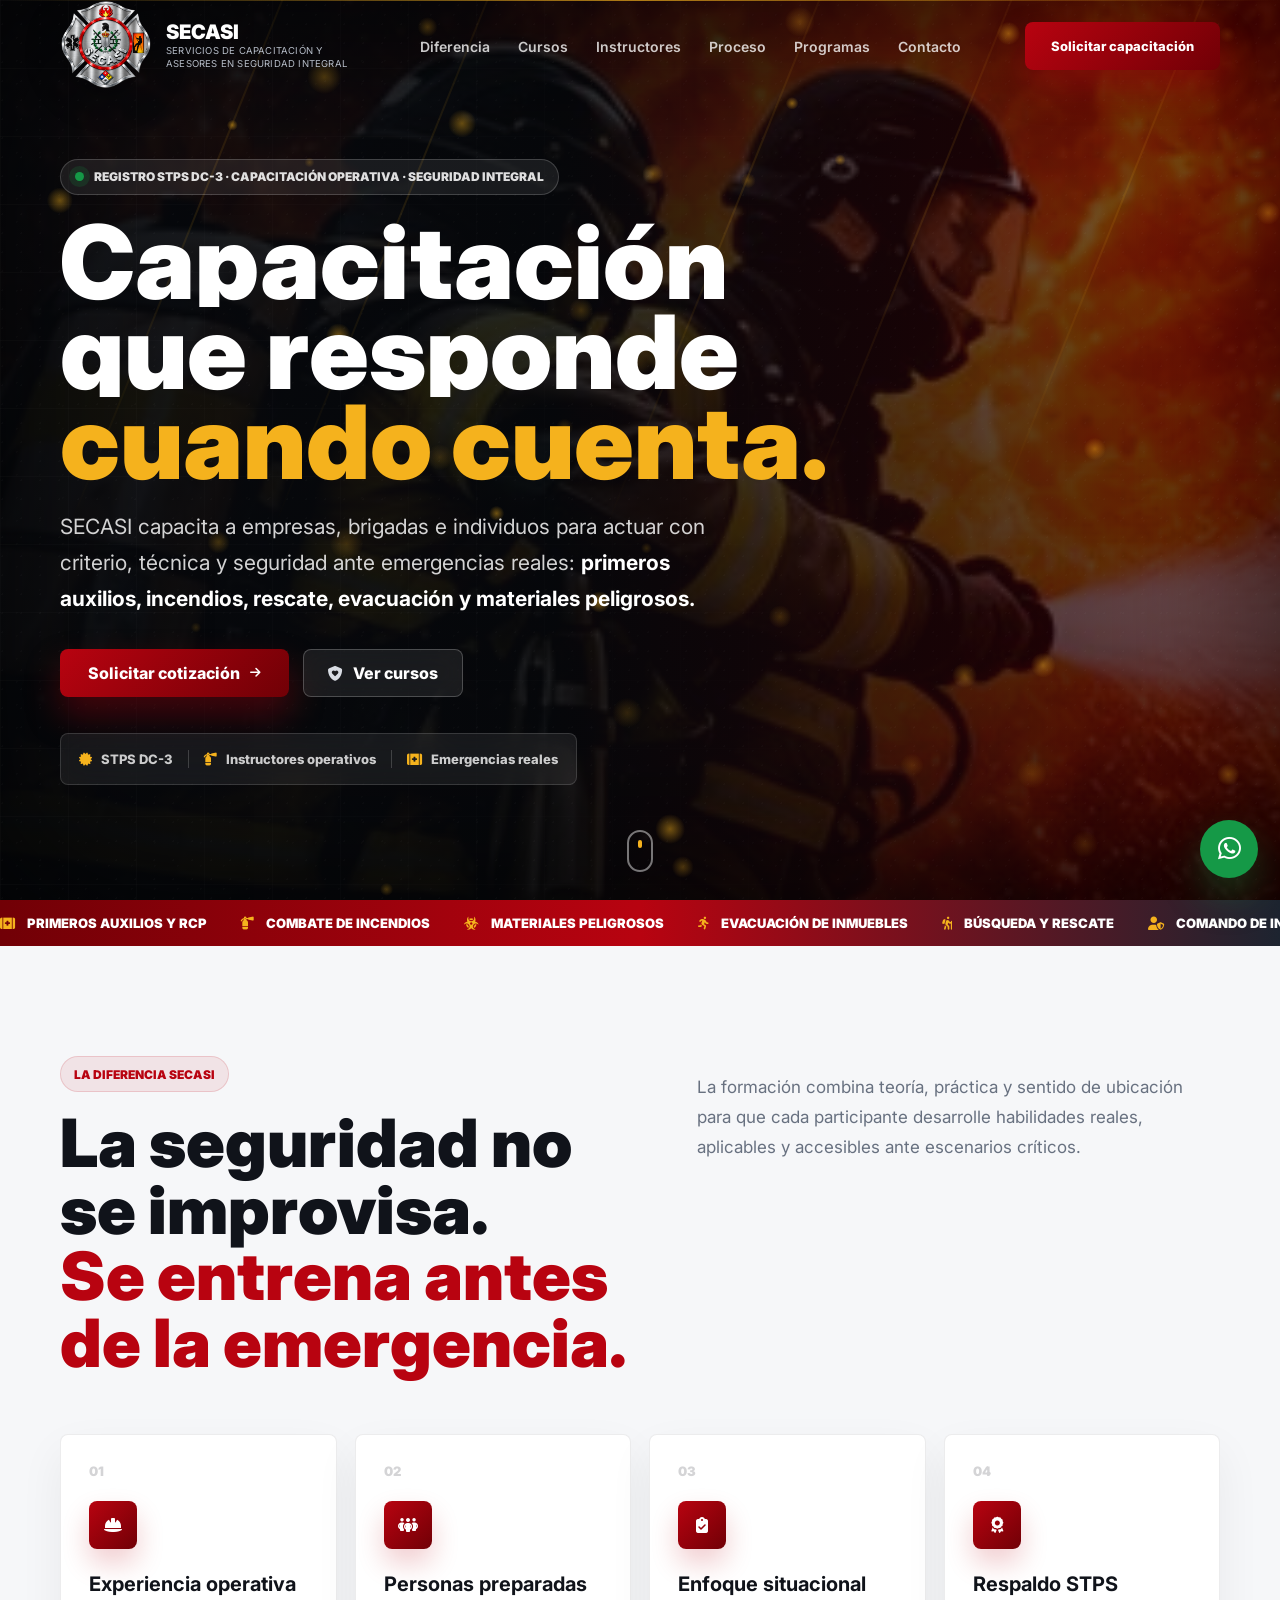
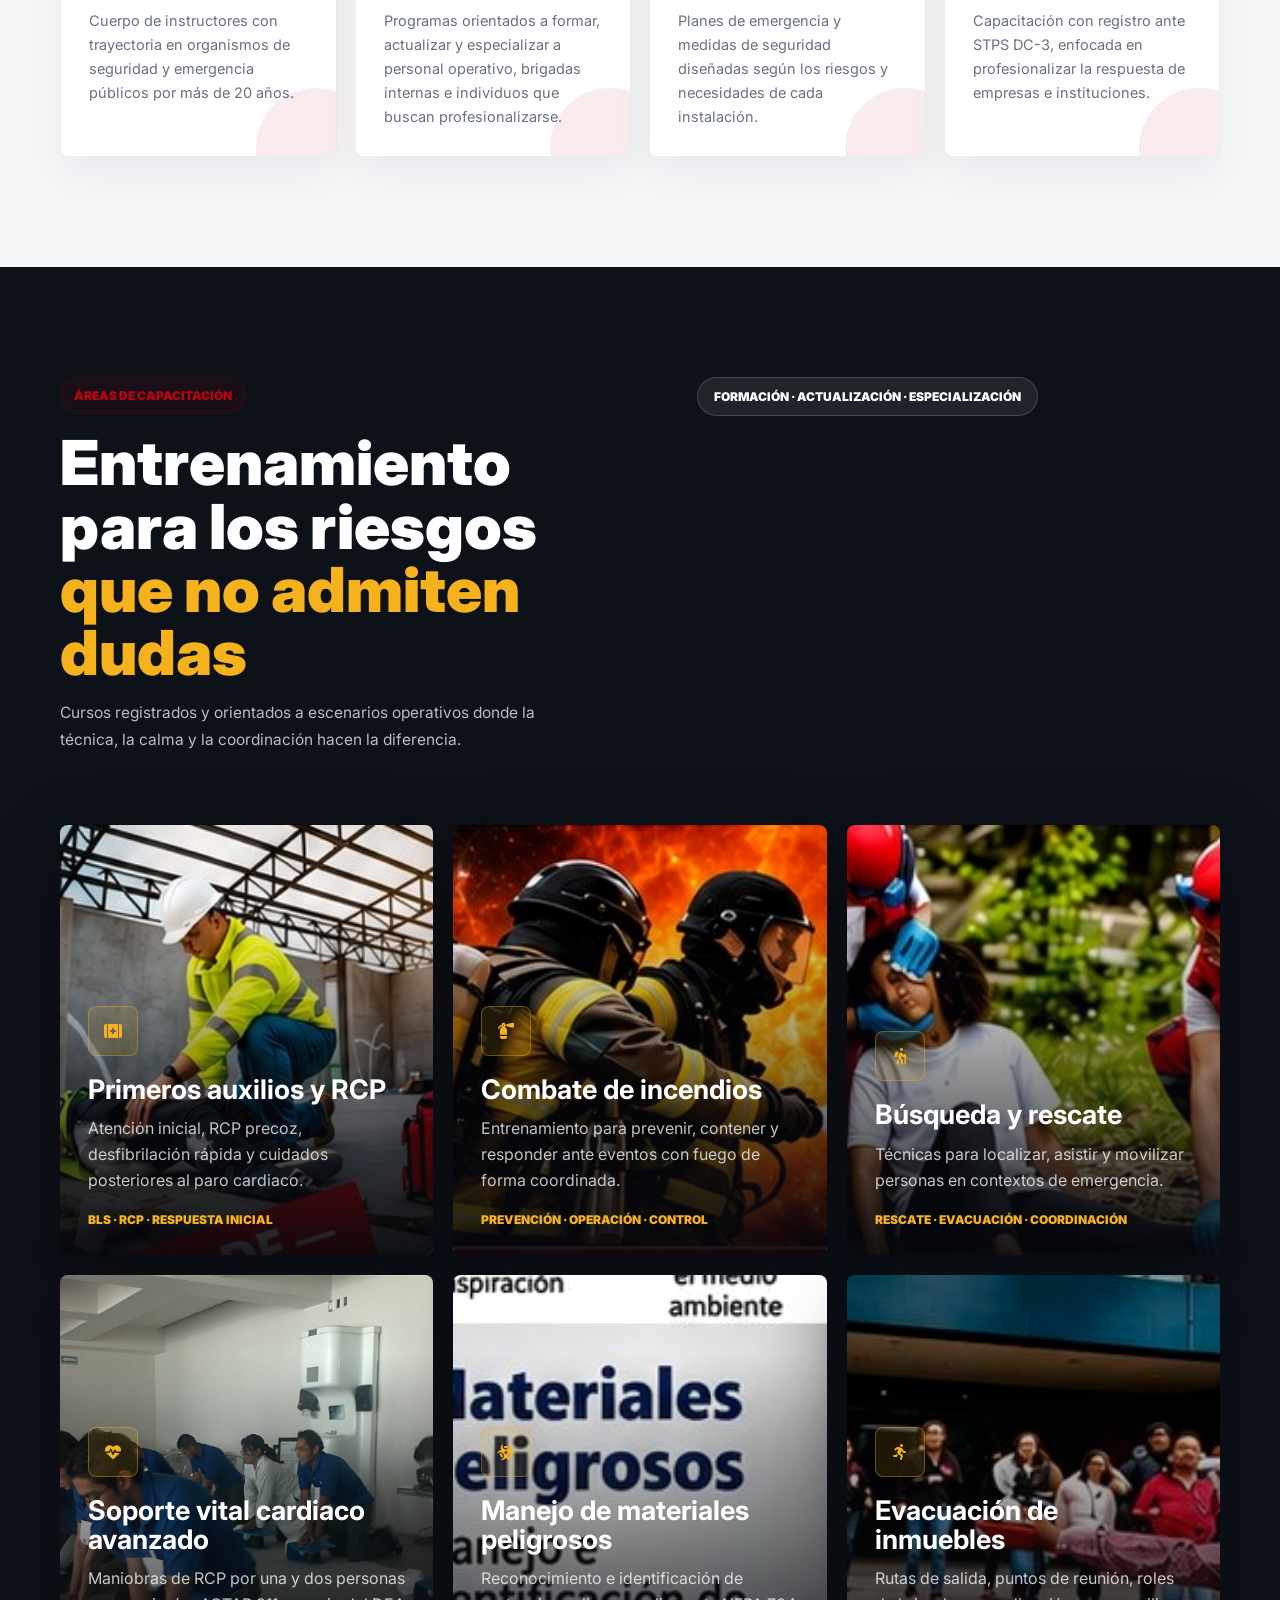
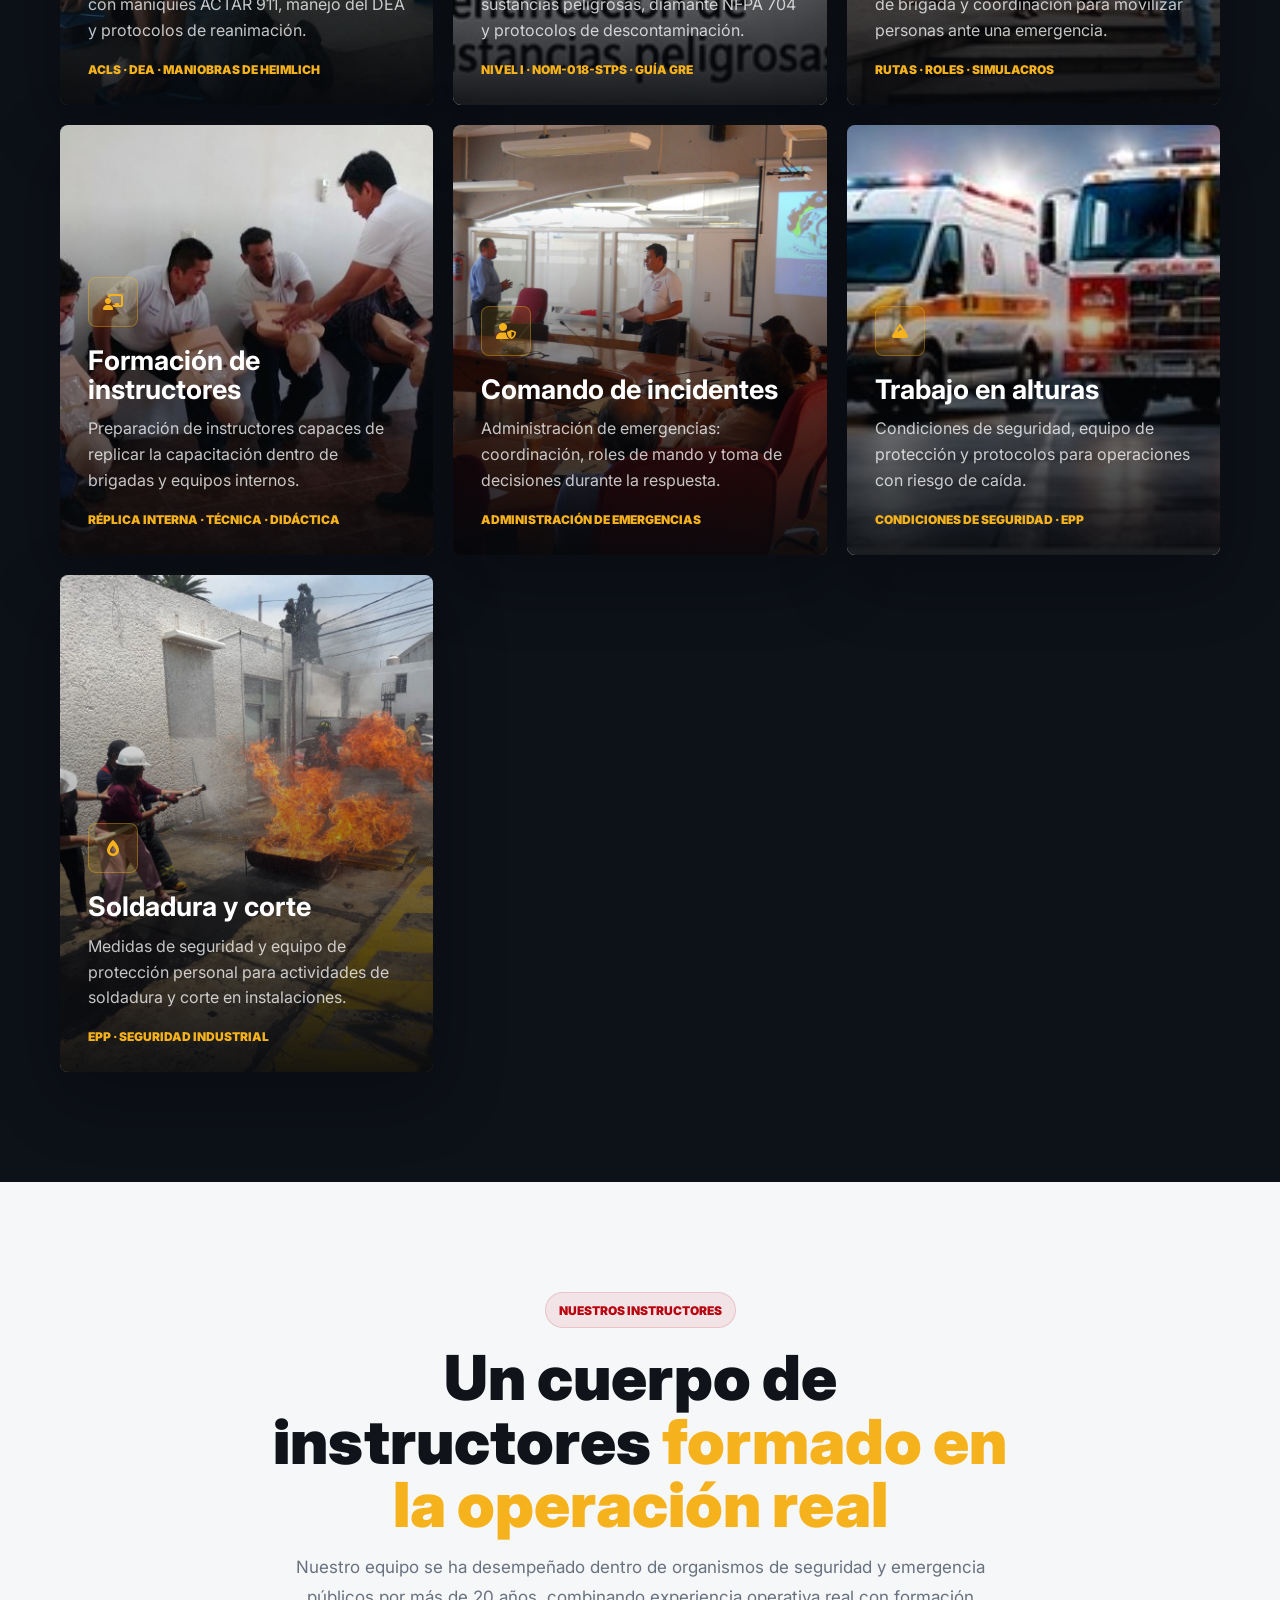
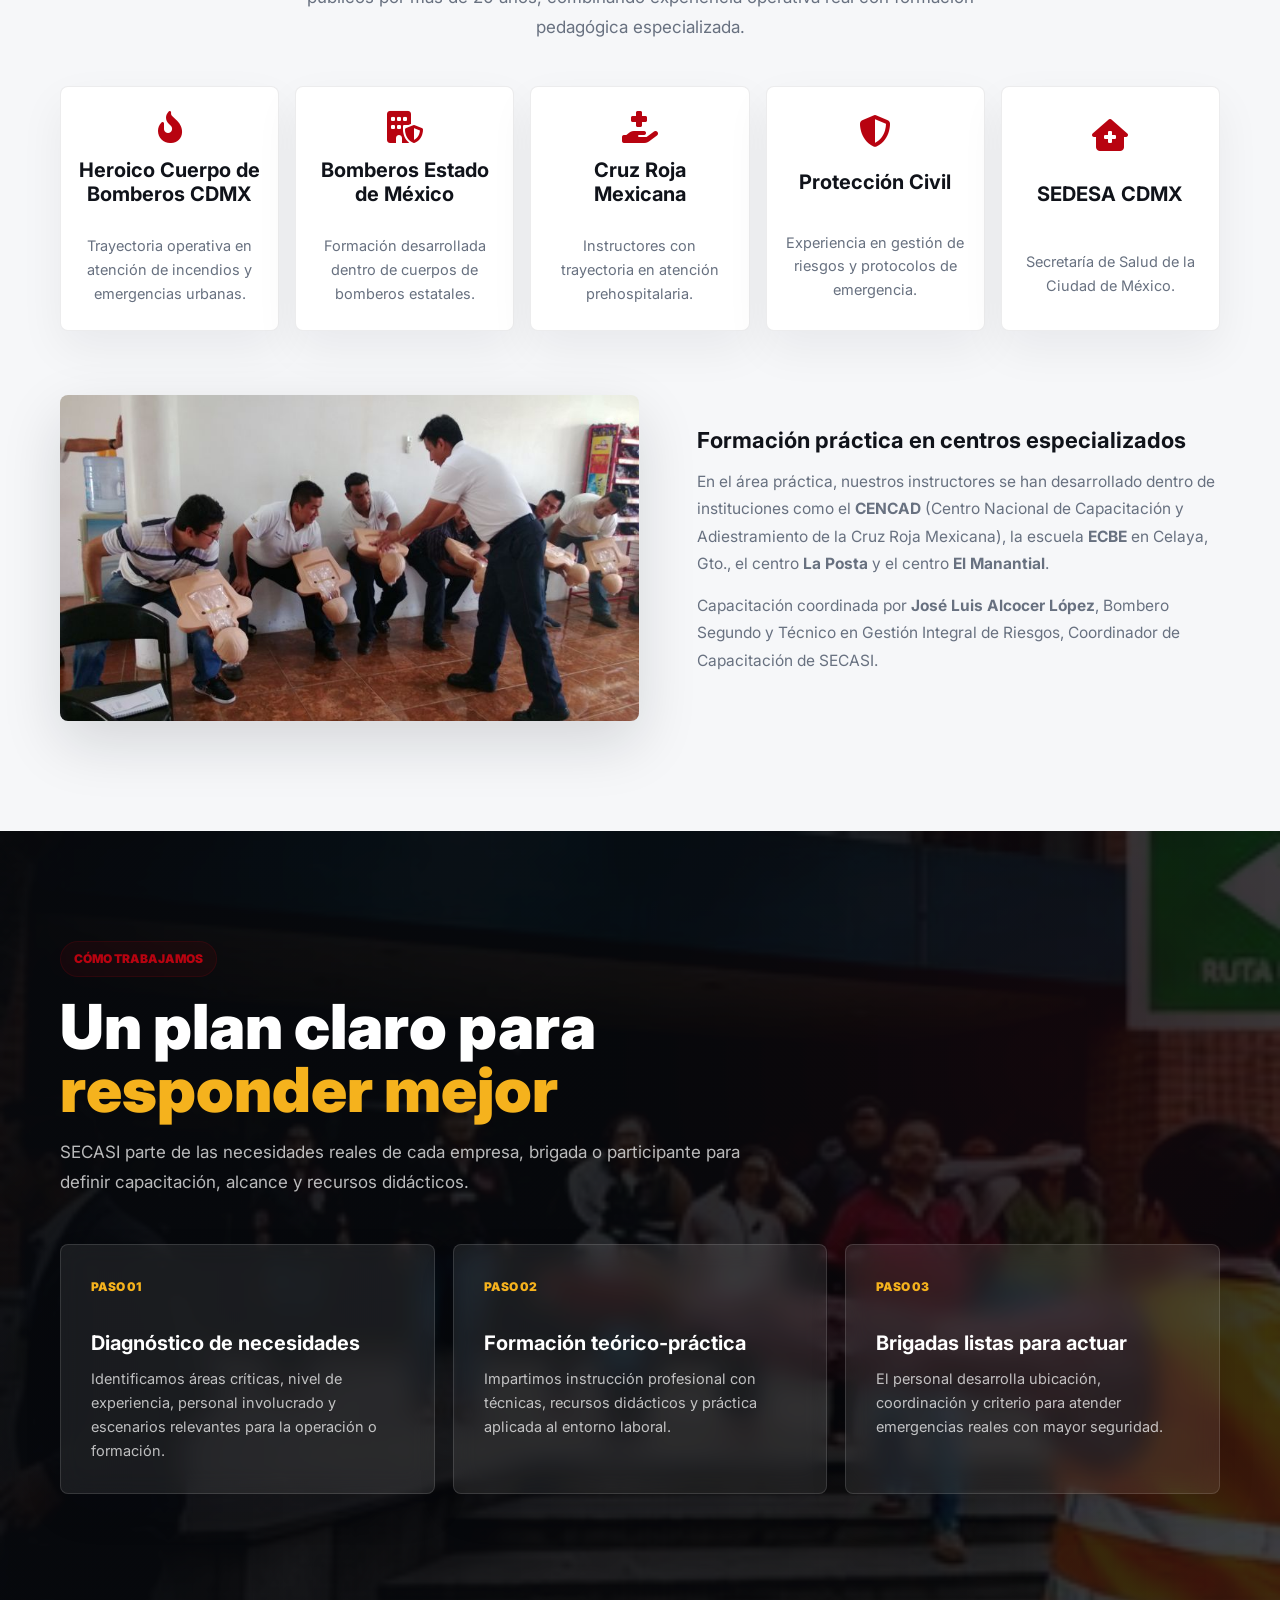
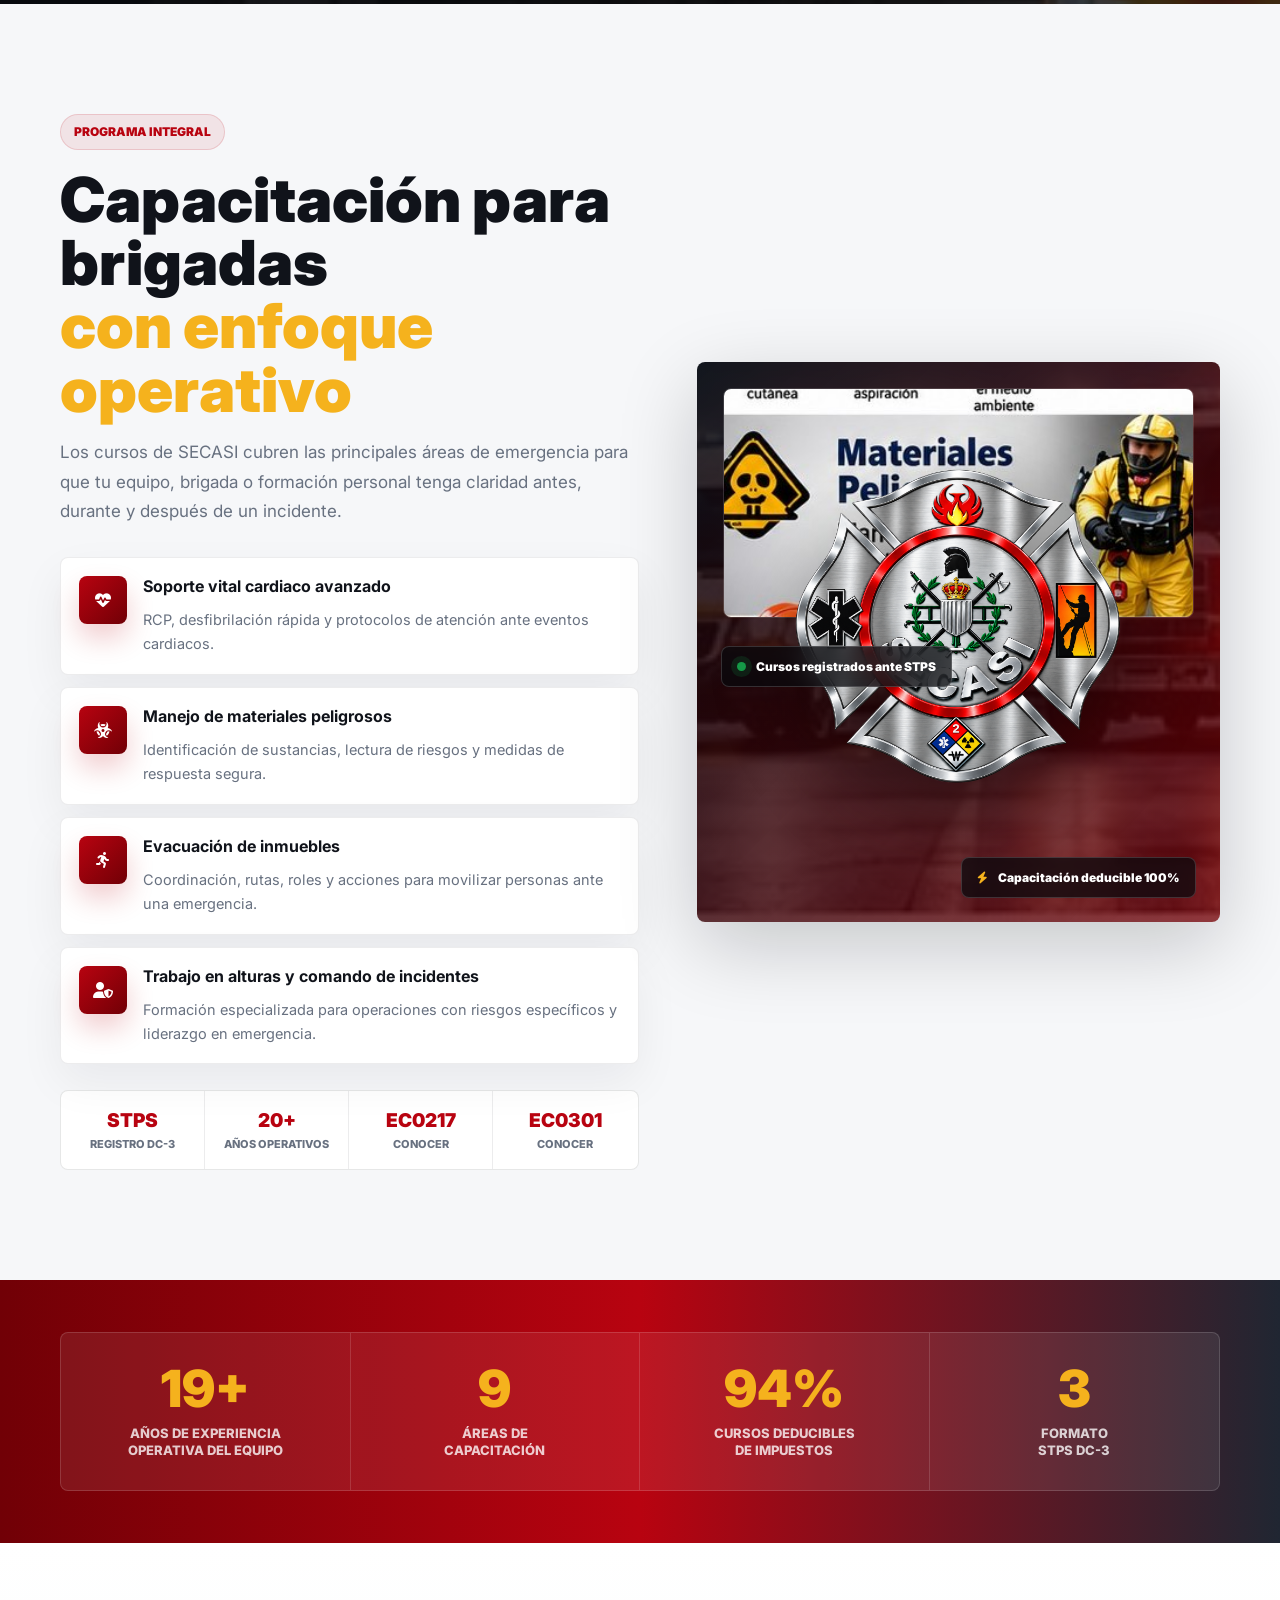
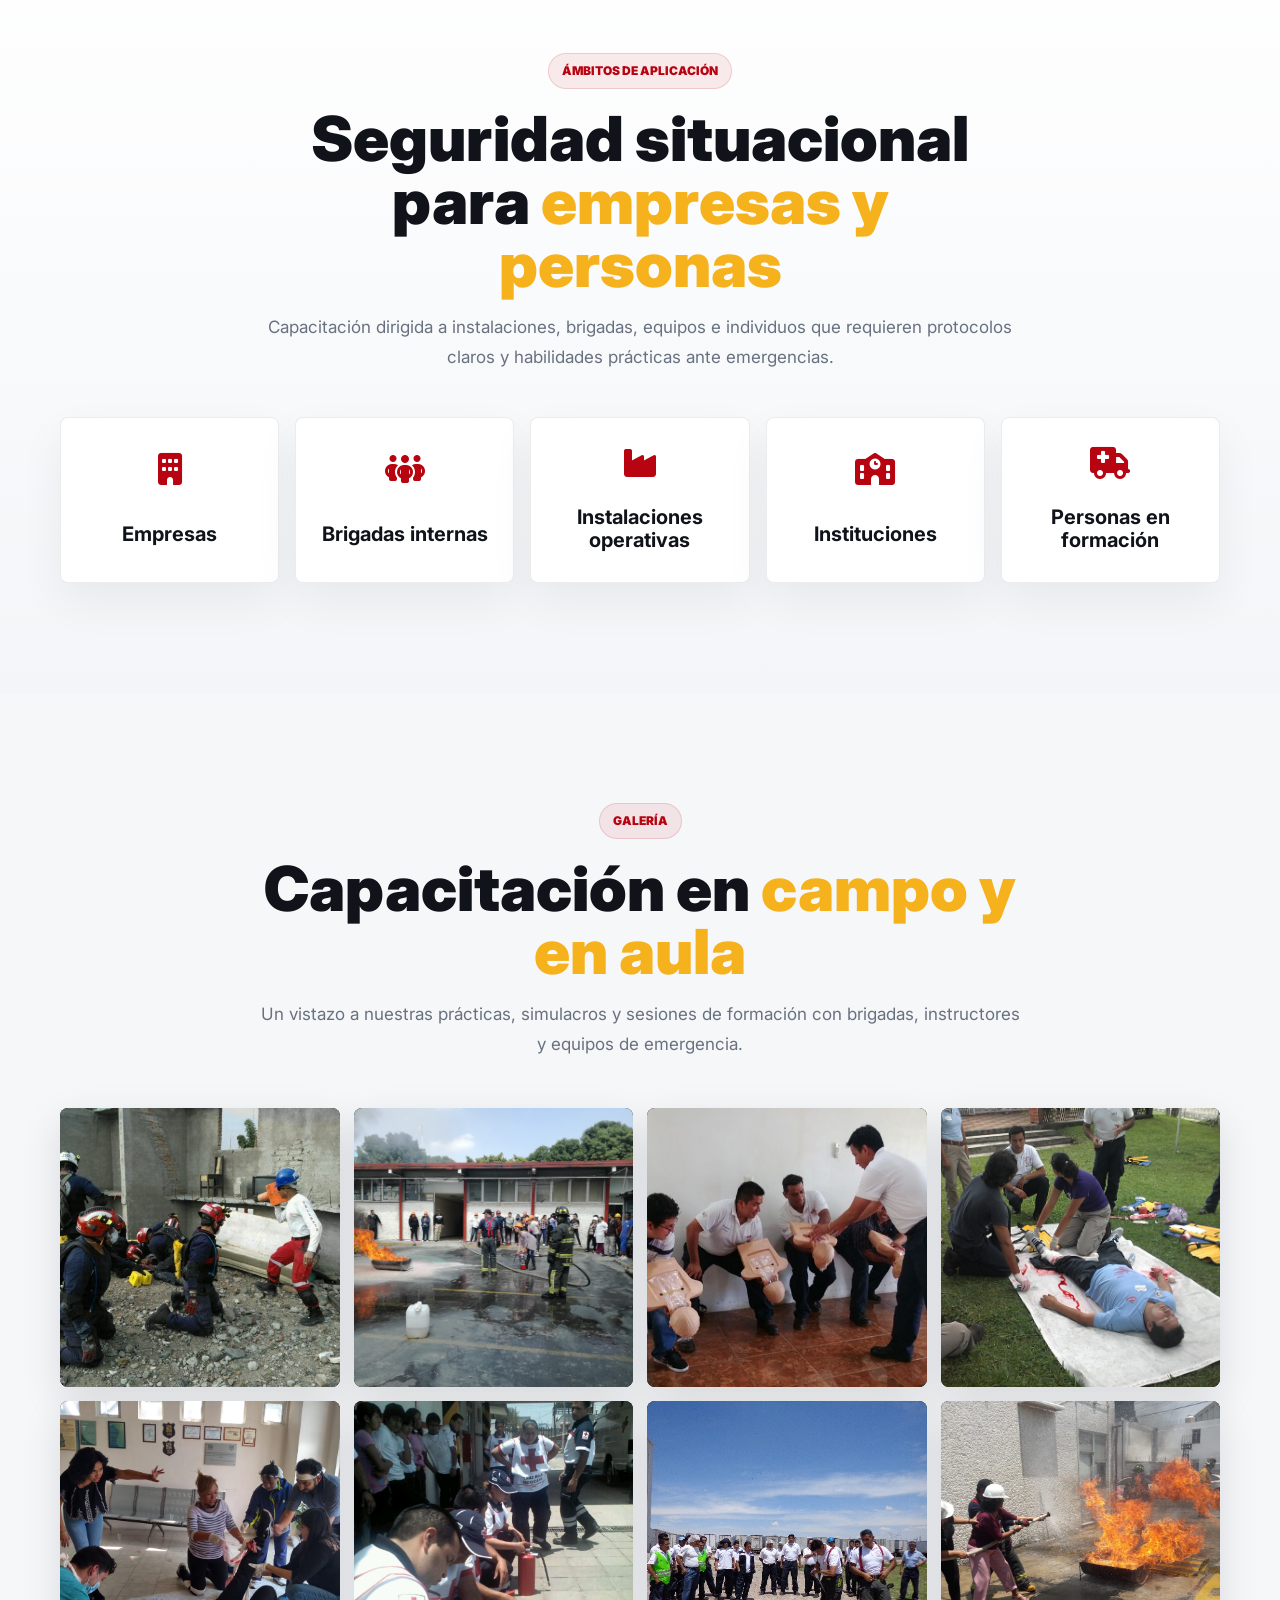
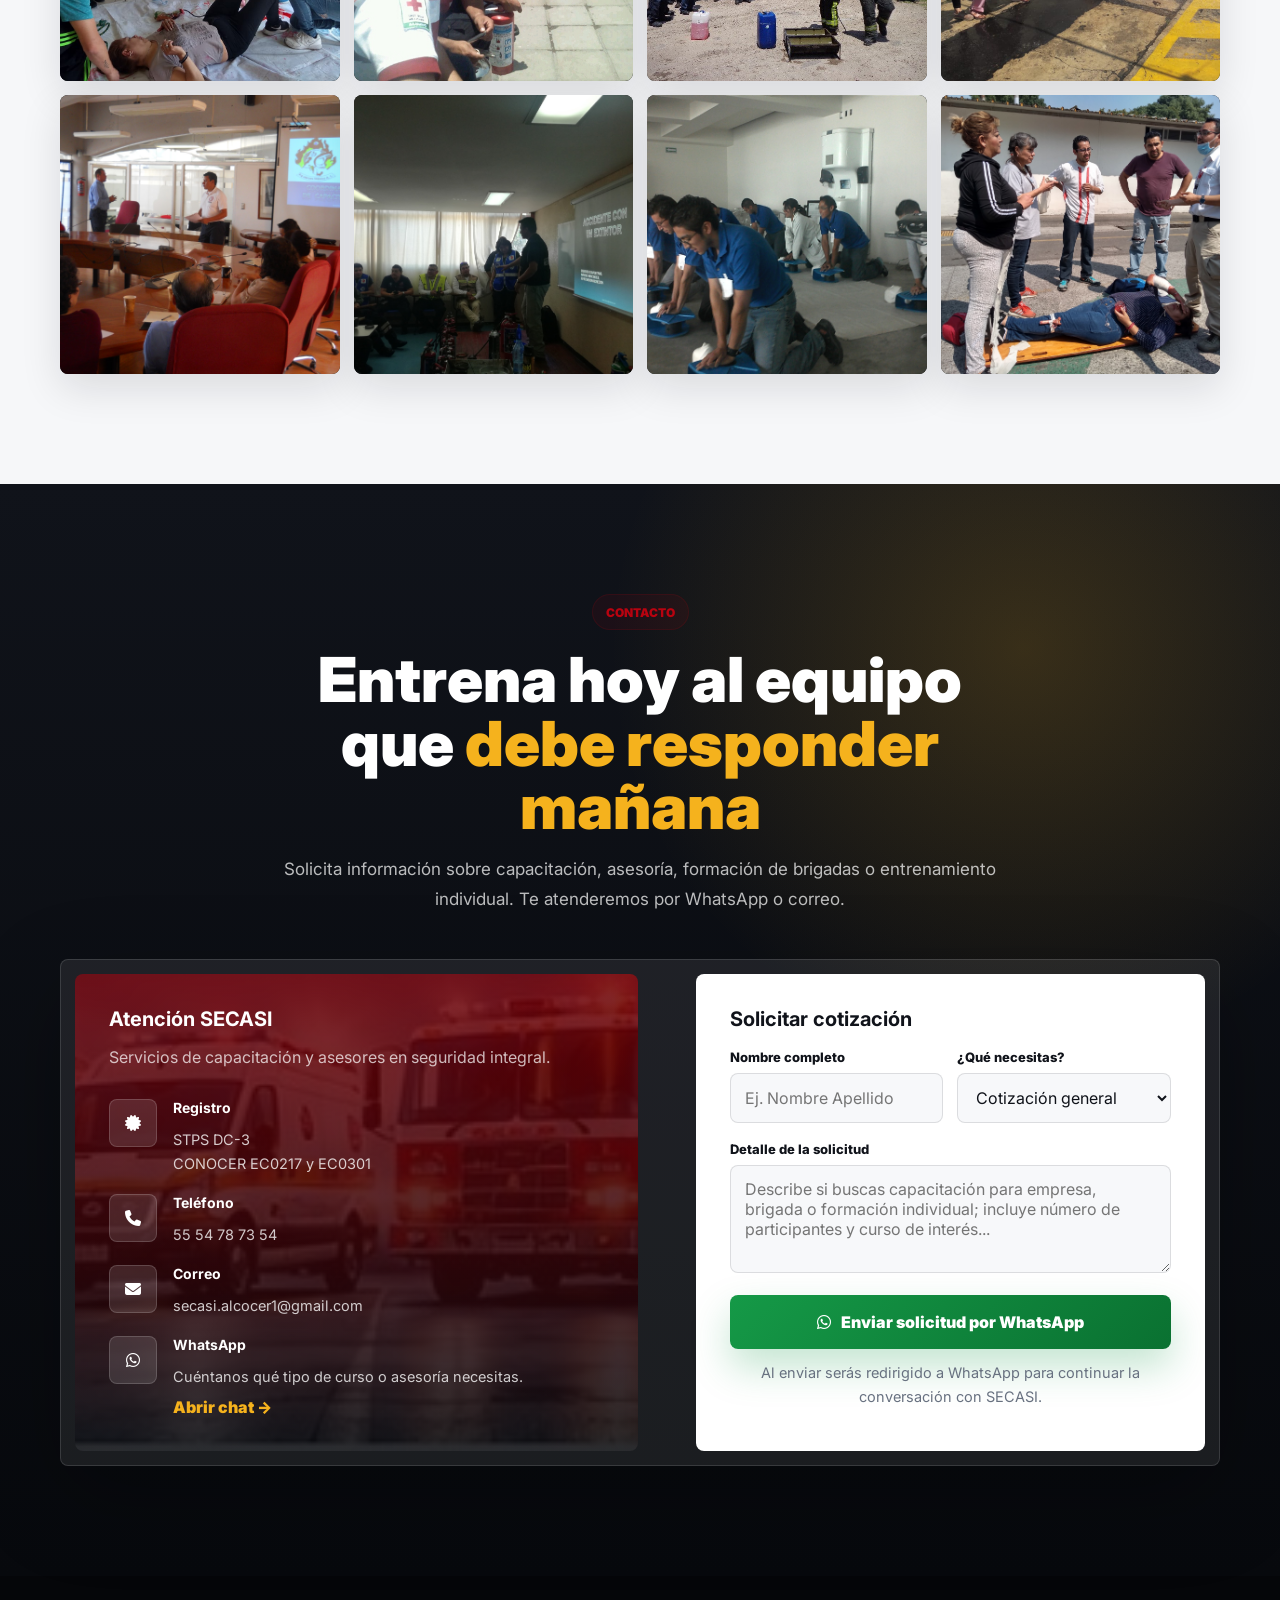
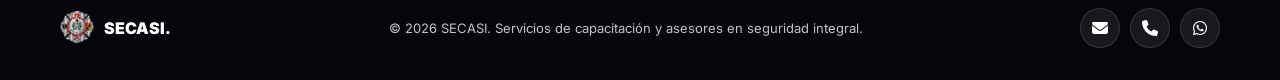
<file: index.html>
<!DOCTYPE html>
<html lang="es" class="scroll-smooth">
<head>
  <meta charset="UTF-8">
  <meta name="viewport" content="width=device-width, initial-scale=1.0">
  <title>SECASI | Capacitación y asesoría en seguridad integral</title>
  <meta name="description" content="SECASI ofrece capacitación y asesoría en seguridad integral para empresas, brigadas e individuos: primeros auxilios, combate de incendios, rescate, evacuación, materiales peligrosos y cursos con registro STPS DC-3.">
  <meta name="keywords" content="SECASI, capacitación seguridad integral, cursos STPS DC3, primeros auxilios RCP, combate de incendios, búsqueda y rescate, evacuación, materiales peligrosos">
  <meta property="og:title" content="SECASI | Capacitación y asesoría en seguridad integral">
  <meta property="og:description" content="Entrenamiento especializado, práctico y accesible para empresas, brigadas e individuos en seguridad y atención de emergencias. Registro STPS DC-3.">
  <meta property="og:type" content="website">
  <meta property="og:image" content="assets/img/secasi-logo.png">

  <link rel="preconnect" href="https://fonts.googleapis.com">
  <link rel="preconnect" href="https://fonts.gstatic.com" crossorigin>
  <link href="https://fonts.googleapis.com/css2?family=Inter:wght@300;400;500;600;700;800;900&display=swap" rel="stylesheet">
  <link rel="stylesheet" href="https://cdnjs.cloudflare.com/ajax/libs/font-awesome/6.5.0/css/all.min.css">
  <link rel="stylesheet" href="css/styles.css">
</head>
<body>

  <div id="loader" aria-hidden="true">
    <div class="loader-bulb">
      <img src="assets/img/secasi-logo.png" alt="">
    </div>
    <div class="loader-bar"><div class="loader-bar-fill"></div></div>
    <span class="loader-text">Preparando respuesta...</span>
  </div>

  <header id="navbar" role="banner">
    <div class="container">
      <div class="nav-inner">

        <a href="#hero" class="nav-logo" aria-label="SECASI inicio">
          <img class="nav-logo-img" src="assets/img/secasi-logo.png" alt="Logo de SECASI">
          <div class="nav-logo-copy">
            <span>SECASI</span>
            <span>Servicios de Capacitación y Asesores en Seguridad Integral</span>
          </div>
        </a>

        <nav aria-label="Navegación principal">
          <ul class="nav-links">
            <li><a href="#why">Diferencia</a></li>
            <li><a href="#ambientes">Cursos</a></li>
            <li><a href="#instructores">Instructores</a></li>
            <li><a href="#proceso">Proceso</a></li>
            <li><a href="#producto">Programas</a></li>
            <li><a href="#contacto">Contacto</a></li>
          </ul>
        </nav>

        <a href="#contacto" class="btn-gold nav-cta" style="font-size:13px; padding:12px 26px;">
          Solicitar capacitación
        </a>

        <button class="hamburger" id="hamburger"
                aria-label="Abrir menú" aria-expanded="false">
          <span></span><span></span><span></span>
        </button>
      </div>
    </div>

    <div id="mob-menu" aria-label="Menú móvil">
      <a href="#why">Diferencia</a>
      <a href="#ambientes">Cursos</a>
      <a href="#instructores">Instructores</a>
      <a href="#proceso">Proceso</a>
      <a href="#producto">Programas</a>
      <a href="#contacto">Contacto</a>
      <a href="#contacto">Solicitar capacitación →</a>
    </div>
  </header>

  <main>
    <section id="hero" aria-labelledby="hero-heading">
      <div class="hero-bg" aria-hidden="true"></div>
      <div class="hero-overlay" aria-hidden="true"></div>
      <div class="hero-vignette" aria-hidden="true"></div>
      <div class="hero-grid" aria-hidden="true"></div>
      <canvas id="hero-canvas" aria-hidden="true"></canvas>

      <div class="hero-rays" aria-hidden="true">
        <div class="hero-ray r1"></div>
        <div class="hero-ray r2"></div>
        <div class="hero-ray r3"></div>
        <div class="hero-ray r4"></div>
        <div class="hero-ray r5"></div>
      </div>
      <div class="hero-grain" aria-hidden="true"></div>
      <div class="hero-scanline" aria-hidden="true"></div>

      <div class="container">
        <div class="hero-content">
          <div class="hero-badge" id="hero-badge" aria-hidden="true">
            <div class="badge-dot"></div>
            <span class="badge-text">Registro STPS DC-3 · Capacitación operativa · Seguridad integral</span>
          </div>

          <h1 class="hero-title" id="hero-heading">
            <span class="line"><span>Capacitación</span></span>
            <span class="line"><span>que responde</span></span>
            <span class="line"><span class="accent">cuando cuenta.</span></span>
          </h1>

          <p class="hero-sub" id="hero-sub">
            SECASI capacita a empresas, brigadas e individuos para actuar con criterio, técnica y seguridad ante emergencias reales: <strong>primeros auxilios, incendios, rescate, evacuación y materiales peligrosos.</strong>
          </p>

          <div class="hero-ctas" id="hero-ctas">
            <a href="#contacto" class="btn-gold">
              Solicitar cotización
              <i class="fa-solid fa-arrow-right" style="font-size:12px;"></i>
            </a>
            <a href="#ambientes" class="btn-outline">
              <i class="fa-solid fa-shield-heart" style="font-size:15px; color:var(--silver);"></i>
              Ver cursos
            </a>
          </div>

          <div class="hero-trust" id="hero-trust" aria-label="Credenciales">
            <div class="trust-item">
              <i class="fa-solid fa-certificate"></i>
              STPS DC-3
            </div>
            <div class="trust-divider" aria-hidden="true"></div>
            <div class="trust-item">
              <i class="fa-solid fa-fire-extinguisher"></i>
              Instructores operativos
            </div>
            <div class="trust-divider" aria-hidden="true"></div>
            <div class="trust-item">
              <i class="fa-solid fa-kit-medical"></i>
              Emergencias reales
            </div>
          </div>
        </div>
      </div>

      <div class="scroll-cue" aria-hidden="true">
        <div class="scroll-mouse">
          <div class="scroll-mouse-dot"></div>
        </div>
      </div>
    </section>

    <div class="marquee" aria-hidden="true">
      <div class="marquee-inner" id="marquee"></div>
    </div>

    <section id="why" aria-labelledby="why-heading">
      <div class="container">
        <div class="why-header">
          <div class="reveal">
            <div class="label">La diferencia SECASI</div>
            <h2 class="why-quote" id="why-heading">
              La seguridad no se improvisa.
              <em>Se entrena antes de la emergencia.</em>
            </h2>
          </div>
          <p class="why-sub reveal d2">
            La formación combina teoría, práctica y sentido de ubicación para que cada participante desarrolle habilidades reales, aplicables y accesibles ante escenarios críticos.
          </p>
        </div>

        <div class="features-grid">
          <div class="f-card reveal">
            <div class="f-num" aria-hidden="true">01</div>
            <div class="f-icon" aria-hidden="true">
              <i class="fa-solid fa-helmet-safety"></i>
            </div>
            <h3>Experiencia operativa</h3>
            <p>Cuerpo de instructores con trayectoria en organismos de seguridad y emergencia públicos por más de 20 años.</p>
          </div>

          <div class="f-card reveal d1">
            <div class="f-num" aria-hidden="true">02</div>
            <div class="f-icon" aria-hidden="true">
              <i class="fa-solid fa-people-group"></i>
            </div>
            <h3>Personas preparadas</h3>
            <p>Programas orientados a formar, actualizar y especializar a personal operativo, brigadas internas e individuos que buscan profesionalizarse.</p>
          </div>

          <div class="f-card reveal d2">
            <div class="f-num" aria-hidden="true">03</div>
            <div class="f-icon" aria-hidden="true">
              <i class="fa-solid fa-clipboard-check"></i>
            </div>
            <h3>Enfoque situacional</h3>
            <p>Planes de emergencia y medidas de seguridad diseñadas según los riesgos y necesidades de cada instalación.</p>
          </div>

          <div class="f-card reveal d3">
            <div class="f-num" aria-hidden="true">04</div>
            <div class="f-icon" aria-hidden="true">
              <i class="fa-solid fa-award"></i>
            </div>
            <h3>Respaldo STPS</h3>
            <p>Capacitación con registro ante STPS DC-3, enfocada en profesionalizar la respuesta de empresas e instituciones.</p>
          </div>
        </div>
      </div>
    </section>

    <section id="ambientes" aria-labelledby="amb-heading">
      <div class="container">
        <div class="ambientes-top">
          <div class="reveal">
            <div class="label">Áreas de capacitación</div>
            <h2 class="section-title" id="amb-heading">
              Entrenamiento para los riesgos<br>
              <span class="gold">que no admiten dudas</span>
            </h2>
            <p style="color:var(--gray); margin-top:16px; font-size:15.5px; max-width:500px; line-height:1.7;">
              Cursos registrados y orientados a escenarios operativos donde la técnica, la calma y la coordinación hacen la diferencia.
            </p>
          </div>
          <div class="reveal d2">
            <span class="ambiente-pill">Formación · Actualización · Especialización</span>
          </div>
        </div>

        <div class="ambientes-grid">
          <div class="amb-card reveal">
            <img class="amb-img"
              src="assets/img/primeros-auxilios.jpg"
              alt="Curso de primeros auxilios y RCP impartido por SECASI">
            <div class="amb-overlay">
              <div class="amb-icon-wrap" aria-hidden="true">
                <i class="fa-solid fa-kit-medical"></i>
              </div>
              <h3>Primeros auxilios y RCP</h3>
              <p>Atención inicial, RCP precoz, desfibrilación rápida y cuidados posteriores al paro cardiaco.</p>
              <div class="amb-temp">BLS · RCP · respuesta inicial</div>
            </div>
          </div>

          <div class="amb-card reveal d1">
            <img class="amb-img"
              src="assets/img/hero-incendio.jpg"
              alt="Capacitación SECASI en combate y prevención de incendios">
            <div class="amb-overlay">
              <div class="amb-icon-wrap" aria-hidden="true">
                <i class="fa-solid fa-fire-extinguisher"></i>
              </div>
              <h3>Combate de incendios</h3>
              <p>Entrenamiento para prevenir, contener y responder ante eventos con fuego de forma coordinada.</p>
              <div class="amb-temp">Prevención · operación · control</div>
            </div>
          </div>

          <div class="amb-card reveal d2">
            <img class="amb-img"
              src="assets/img/busqueda-rescate.jpg"
              alt="Técnicas de búsqueda y rescate en capacitación SECASI">
            <div class="amb-overlay">
              <div class="amb-icon-wrap" aria-hidden="true">
                <i class="fa-solid fa-person-hiking"></i>
              </div>
              <h3>Búsqueda y rescate</h3>
              <p>Técnicas para localizar, asistir y movilizar personas en contextos de emergencia.</p>
              <div class="amb-temp">Rescate · evacuación · coordinación</div>
            </div>
          </div>

          <div class="amb-card reveal">
            <img class="amb-img"
              src="assets/img/gallery/rcp-linea-azul.jpg"
              alt="Entrenamiento de soporte vital cardiaco avanzado y RCP impartido por SECASI">
            <div class="amb-overlay">
              <div class="amb-icon-wrap" aria-hidden="true">
                <i class="fa-solid fa-heart-pulse"></i>
              </div>
              <h3>Soporte vital cardiaco avanzado</h3>
              <p>Maniobras de RCP por una y dos personas con maniquíes ACTAR 911, manejo del DEA y protocolos de reanimación.</p>
              <div class="amb-temp">ACLS · DEA · maniobras de Heimlich</div>
            </div>
          </div>

          <div class="amb-card reveal d1">
            <img class="amb-img"
              src="assets/img/materiales-peligrosos.jpg"
              alt="Curso de reconocimiento y manejo de materiales peligrosos SECASI">
            <div class="amb-overlay">
              <div class="amb-icon-wrap" aria-hidden="true">
                <i class="fa-solid fa-biohazard"></i>
              </div>
              <h3>Manejo de materiales peligrosos</h3>
              <p>Reconocimiento e identificación de sustancias peligrosas, diamante NFPA 704 y protocolos de descontaminación.</p>
              <div class="amb-temp">Nivel I · NOM-018-STPS · guía GRE</div>
            </div>
          </div>

          <div class="amb-card reveal d2">
            <img class="amb-img"
              src="assets/img/evacuacion.jpg"
              alt="Simulacro de evacuación de inmuebles con brigadas capacitadas por SECASI">
            <div class="amb-overlay">
              <div class="amb-icon-wrap" aria-hidden="true">
                <i class="fa-solid fa-person-running"></i>
              </div>
              <h3>Evacuación de inmuebles</h3>
              <p>Rutas de salida, puntos de reunión, roles de brigada y coordinación para movilizar personas ante una emergencia.</p>
              <div class="amb-temp">Rutas · roles · simulacros</div>
            </div>
          </div>

          <div class="amb-card reveal">
            <img class="amb-img"
              src="assets/img/gallery/rcp-maniquies-fila.jpg"
              alt="Formación de instructores en técnicas de reanimación SECASI">
            <div class="amb-overlay">
              <div class="amb-icon-wrap" aria-hidden="true">
                <i class="fa-solid fa-chalkboard-user"></i>
              </div>
              <h3>Formación de instructores</h3>
              <p>Preparación de instructores capaces de replicar la capacitación dentro de brigadas y equipos internos.</p>
              <div class="amb-temp">Réplica interna · técnica · didáctica</div>
            </div>
          </div>

          <div class="amb-card reveal d1">
            <img class="amb-img"
              src="assets/img/gallery/coordinacion-capacitacion.jpg"
              alt="Coordinación y comando de incidentes en capacitación SECASI">
            <div class="amb-overlay">
              <div class="amb-icon-wrap" aria-hidden="true">
                <i class="fa-solid fa-user-shield"></i>
              </div>
              <h3>Comando de incidentes</h3>
              <p>Administración de emergencias: coordinación, roles de mando y toma de decisiones durante la respuesta.</p>
              <div class="amb-temp">Administración de emergencias</div>
            </div>
          </div>

          <div class="amb-card reveal d2">
            <img class="amb-img"
              src="assets/img/unidades-emergencia.jpg"
              alt="Capacitación en condiciones de seguridad para trabajo en alturas SECASI">
            <div class="amb-overlay">
              <div class="amb-icon-wrap" aria-hidden="true">
                <i class="fa-solid fa-mountain"></i>
              </div>
              <h3>Trabajo en alturas</h3>
              <p>Condiciones de seguridad, equipo de protección y protocolos para operaciones con riesgo de caída.</p>
              <div class="amb-temp">Condiciones de seguridad · EPP</div>
            </div>
          </div>

          <div class="amb-card reveal d3">
            <img class="amb-img"
              src="assets/img/gallery/extintor-flama-color.jpg"
              alt="Actividades de soldadura y corte con medidas de seguridad SECASI">
            <div class="amb-overlay">
              <div class="amb-icon-wrap" aria-hidden="true">
                <i class="fa-solid fa-fire-flame-simple"></i>
              </div>
              <h3>Soldadura y corte</h3>
              <p>Medidas de seguridad y equipo de protección personal para actividades de soldadura y corte en instalaciones.</p>
              <div class="amb-temp">EPP · seguridad industrial</div>
            </div>
          </div>
        </div>
      </div>
    </section>

    <section id="instructores" aria-labelledby="instr-heading">
      <div class="container">
        <div class="sectores-hdr reveal">
          <div class="label">Nuestros instructores</div>
          <h2 class="section-title" id="instr-heading">
            Un cuerpo de instructores <span class="gold">formado en la operación real</span>
          </h2>
          <p>Nuestro equipo se ha desempeñado dentro de organismos de seguridad y emergencia públicos por más de 20 años, combinando experiencia operativa real con formación pedagógica especializada.</p>
        </div>

        <div class="sectores-grid" role="list">
          <div class="sector-card reveal" role="listitem">
            <i class="fa-solid fa-fire-flame-curved sector-icon" aria-hidden="true"></i>
            <h3>Heroico Cuerpo de Bomberos CDMX</h3>
            <p>Trayectoria operativa en atención de incendios y emergencias urbanas.</p>
          </div>
          <div class="sector-card reveal d1" role="listitem">
            <i class="fa-solid fa-building-shield sector-icon" aria-hidden="true"></i>
            <h3>Bomberos Estado de México</h3>
            <p>Formación desarrollada dentro de cuerpos de bomberos estatales.</p>
          </div>
          <div class="sector-card reveal d2" role="listitem">
            <i class="fa-solid fa-hand-holding-medical sector-icon" aria-hidden="true"></i>
            <h3>Cruz Roja Mexicana</h3>
            <p>Instructores con trayectoria en atención prehospitalaria.</p>
          </div>
          <div class="sector-card reveal d3" role="listitem">
            <i class="fa-solid fa-shield-halved sector-icon" aria-hidden="true"></i>
            <h3>Protección Civil</h3>
            <p>Experiencia en gestión de riesgos y protocolos de emergencia.</p>
          </div>
          <div class="sector-card reveal d4" role="listitem">
            <i class="fa-solid fa-house-medical sector-icon" aria-hidden="true"></i>
            <h3>SEDESA CDMX</h3>
            <p>Secretaría de Salud de la Ciudad de México.</p>
          </div>
        </div>

        <div class="producto-wrap" style="margin-top:64px;">
          <div class="reveal">
            <img class="instr-photo"
              src="assets/img/gallery/rcp-maniquies-fila.jpg"
              alt="Instructor de SECASI capacitando a un grupo en maniobras de RCP">
          </div>
          <div class="reveal d2">
            <h3 style="margin:0 0 14px; font-size:22px; color:var(--ink);">Formación práctica en centros especializados</h3>
            <p style="color:var(--muted); font-size:15.5px; line-height:1.75;">
              En el área práctica, nuestros instructores se han desarrollado dentro de instituciones como el <strong>CENCAD</strong> (Centro Nacional de Capacitación y Adiestramiento de la Cruz Roja Mexicana), la escuela <strong>ECBE</strong> en Celaya, Gto., el centro <strong>La Posta</strong> y el centro <strong>El Manantial</strong>.
            </p>
            <p style="color:var(--muted); font-size:15.5px; line-height:1.75; margin-top:14px;">
              Capacitación coordinada por <strong>José Luis Alcocer López</strong>, Bombero Segundo y Técnico en Gestión Integral de Riesgos, Coordinador de Capacitación de SECASI.
            </p>
          </div>
        </div>
      </div>
    </section>

    <section id="proceso" aria-labelledby="proceso-heading">
      <div class="proceso-bg" aria-hidden="true"></div>
      <div class="container">
        <div class="proceso-header reveal">
          <div class="label">Cómo trabajamos</div>
          <h2 class="section-title" id="proceso-heading">
            Un plan claro para <span class="gold">responder mejor</span>
          </h2>
          <p>SECASI parte de las necesidades reales de cada empresa, brigada o participante para definir capacitación, alcance y recursos didácticos.</p>
        </div>

        <div class="proceso-grid">
          <div class="proceso-step reveal">
            <div class="step-number">Paso 01</div>
            <h3>Diagnóstico de necesidades</h3>
            <p>Identificamos áreas críticas, nivel de experiencia, personal involucrado y escenarios relevantes para la operación o formación.</p>
          </div>

          <div class="proceso-step reveal d1">
            <div class="step-number">Paso 02</div>
            <h3>Formación teórico-práctica</h3>
            <p>Impartimos instrucción profesional con técnicas, recursos didácticos y práctica aplicada al entorno laboral.</p>
          </div>

          <div class="proceso-step reveal d2">
            <div class="step-number">Paso 03</div>
            <h3>Brigadas listas para actuar</h3>
            <p>El personal desarrolla ubicación, coordinación y criterio para atender emergencias reales con mayor seguridad.</p>
          </div>
        </div>
      </div>
    </section>

    <section id="producto" aria-labelledby="prod-heading">
      <div class="container">
        <div class="producto-wrap">
          <div class="reveal">
            <div class="label">Programa integral</div>
            <h2 class="section-title" id="prod-heading">
              Capacitación para brigadas<br>
              <span class="gold">con enfoque operativo</span>
            </h2>
            <p class="producto-lead">
              Los cursos de SECASI cubren las principales áreas de emergencia para que tu equipo, brigada o formación personal tenga claridad antes, durante y después de un incidente.
            </p>

            <ul class="feature-rows" aria-label="Cursos y áreas de capacitación SECASI">
              <li class="f-row">
                <div class="f-row-icon" aria-hidden="true"><i class="fa-solid fa-heart-pulse"></i></div>
                <div>
                  <h4>Soporte vital cardiaco avanzado</h4>
                  <p>RCP, desfibrilación rápida y protocolos de atención ante eventos cardiacos.</p>
                </div>
              </li>
              <li class="f-row">
                <div class="f-row-icon" aria-hidden="true"><i class="fa-solid fa-biohazard"></i></div>
                <div>
                  <h4>Manejo de materiales peligrosos</h4>
                  <p>Identificación de sustancias, lectura de riesgos y medidas de respuesta segura.</p>
                </div>
              </li>
              <li class="f-row">
                <div class="f-row-icon" aria-hidden="true"><i class="fa-solid fa-person-running"></i></div>
                <div>
                  <h4>Evacuación de inmuebles</h4>
                  <p>Coordinación, rutas, roles y acciones para movilizar personas ante una emergencia.</p>
                </div>
              </li>
              <li class="f-row">
                <div class="f-row-icon" aria-hidden="true"><i class="fa-solid fa-user-shield"></i></div>
                <div>
                  <h4>Trabajo en alturas y comando de incidentes</h4>
                  <p>Formación especializada para operaciones con riesgos específicos y liderazgo en emergencia.</p>
                </div>
              </li>
            </ul>

            <div class="specs-bar" role="list" aria-label="Datos destacados de SECASI">
              <div class="spec-cell" role="listitem">
                <span class="spec-val">STPS</span>
                <span class="spec-name">Registro DC-3</span>
              </div>
              <div class="spec-cell" role="listitem">
                <span class="spec-val">20+</span>
                <span class="spec-name">Años operativos</span>
              </div>
              <div class="spec-cell" role="listitem">
                <span class="spec-val">EC0217</span>
                <span class="spec-name">CONOCER</span>
              </div>
              <div class="spec-cell" role="listitem">
                <span class="spec-val">EC0301</span>
                <span class="spec-name">CONOCER</span>
              </div>
            </div>
          </div>

          <div class="reveal d2">
            <div class="panel-scene">
              <img class="panel-photo" src="assets/img/materiales-peligrosos.jpg" alt="Capacitación en manejo de materiales peligrosos SECASI">
              <img class="panel-logo" src="assets/img/secasi-logo.png" alt="" aria-hidden="true">
              <div class="p-badge pb-tl" aria-hidden="true">
                <div class="p-badge-dot"></div>
                Cursos registrados ante STPS
              </div>
              <div class="p-badge pb-br" aria-hidden="true">
                <i class="fa-solid fa-bolt" style="color:var(--gold);"></i>
                Capacitación deducible 100%
              </div>
            </div>
          </div>
        </div>
      </div>
    </section>

    <section id="stats" aria-label="Estadísticas clave">
      <div class="container">
        <div class="stats-grid reveal" role="list">
          <div class="stat-cell" role="listitem">
            <div class="stat-num"
                 data-count="20" data-suffix="+"
                 aria-label="Más de 20 años">0</div>
            <div class="stat-lbl">Años de experiencia<br>operativa del equipo</div>
          </div>

          <div class="stat-cell" role="listitem">
            <div class="stat-num"
                 data-count="10" data-suffix=""
                 aria-label="10 áreas de capacitación">0</div>
            <div class="stat-lbl">Áreas de<br>capacitación</div>
          </div>

          <div class="stat-cell" role="listitem">
            <div class="stat-num"
                 data-count="100" data-suffix="%"
                 aria-label="Cursos deducibles de impuestos al 100%">0</div>
            <div class="stat-lbl">Cursos deducibles<br>de impuestos</div>
          </div>

          <div class="stat-cell" role="listitem">
            <div class="stat-num"
                 data-count="3" data-suffix=""
                 aria-label="Registro STPS DC-3">0</div>
            <div class="stat-lbl">Formato<br>STPS DC-3</div>
          </div>
        </div>
      </div>
    </section>

    <section id="sectores" aria-labelledby="sec-heading">
      <div class="container">
        <div class="sectores-hdr reveal">
          <div class="label">Ámbitos de aplicación</div>
          <h2 class="section-title" id="sec-heading">
            Seguridad situacional para <span class="gold">empresas y personas</span>
          </h2>
          <p>Capacitación dirigida a instalaciones, brigadas, equipos e individuos que requieren protocolos claros y habilidades prácticas ante emergencias.</p>
        </div>

        <div class="sectores-grid" role="list">
          <div class="sector-card reveal" role="listitem">
            <i class="fa-solid fa-building sector-icon" aria-hidden="true"></i>
            <h3>Empresas</h3>
          </div>
          <div class="sector-card reveal d1" role="listitem">
            <i class="fa-solid fa-people-group sector-icon" aria-hidden="true"></i>
            <h3>Brigadas internas</h3>
          </div>
          <div class="sector-card reveal d2" role="listitem">
            <i class="fa-solid fa-industry sector-icon" aria-hidden="true"></i>
            <h3>Instalaciones operativas</h3>
          </div>
          <div class="sector-card reveal d3" role="listitem">
            <i class="fa-solid fa-school sector-icon" aria-hidden="true"></i>
            <h3>Instituciones</h3>
          </div>
          <div class="sector-card reveal d4" role="listitem">
            <i class="fa-solid fa-truck-medical sector-icon" aria-hidden="true"></i>
            <h3>Personas en formación</h3>
          </div>
        </div>
      </div>
    </section>

    <section id="galeria" aria-labelledby="gal-heading">
      <div class="container">
        <div class="sectores-hdr reveal">
          <div class="label">Galería</div>
          <h2 class="section-title" id="gal-heading">
            Capacitación en <span class="gold">campo y en aula</span>
          </h2>
          <p>Un vistazo a nuestras prácticas, simulacros y sesiones de formación con brigadas, instructores y equipos de emergencia.</p>
        </div>

        <div class="galeria-grid">
          <div class="gal-item reveal">
            <img src="assets/img/gallery/rescate-escombros.jpg" alt="Brigada de rescate en práctica sobre escombros" loading="lazy">
            <span class="gal-caption">Búsqueda y rescate</span>
          </div>
          <div class="gal-item reveal d1">
            <img src="assets/img/gallery/extintor-fuego.jpg" alt="Práctica de combate de incendios con extintor" loading="lazy">
            <span class="gal-caption">Combate de incendios</span>
          </div>
          <div class="gal-item reveal d2">
            <img src="assets/img/gallery/rcp-maniquies-fila.jpg" alt="Grupo practicando RCP con maniquíes" loading="lazy">
            <span class="gal-caption">RCP</span>
          </div>
          <div class="gal-item reveal d3">
            <img src="assets/img/gallery/primeros-auxilios-campo.jpg" alt="Simulacro de primeros auxilios en campo" loading="lazy">
            <span class="gal-caption">Primeros auxilios</span>
          </div>
          <div class="gal-item reveal">
            <img src="assets/img/gallery/trauma-simulacro-interior.jpg" alt="Simulacro de atención a lesionado en interior" loading="lazy">
            <span class="gal-caption">Simulacro de emergencia</span>
          </div>
          <div class="gal-item reveal d1">
            <img src="assets/img/gallery/cruzroja-extintor.jpg" alt="Capacitación con Cruz Roja Mexicana en manejo de extintores" loading="lazy">
            <span class="gal-caption">Manejo de extintores</span>
          </div>
          <div class="gal-item reveal d2">
            <img src="assets/img/gallery/grupo-extintor-campo.jpg" alt="Grupo en práctica de extintores al aire libre" loading="lazy">
            <span class="gal-caption">Prácticas en sitio</span>
          </div>
          <div class="gal-item reveal d3">
            <img src="assets/img/gallery/extintor-flama-color.jpg" alt="Práctica de extinción de fuego con extintor" loading="lazy">
            <span class="gal-caption">Control de incendios</span>
          </div>
          <div class="gal-item reveal">
            <img src="assets/img/gallery/coordinacion-capacitacion.jpg" alt="Sesión de coordinación de capacitación" loading="lazy">
            <span class="gal-caption">Comando de incidentes</span>
          </div>
          <div class="gal-item reveal d1">
            <img src="assets/img/gallery/extintor-presentacion.jpg" alt="Presentación teórica previa a práctica con extintores" loading="lazy">
            <span class="gal-caption">Formación teórica</span>
          </div>
          <div class="gal-item reveal d2">
            <img src="assets/img/gallery/rcp-linea-azul.jpg" alt="Fila de participantes practicando soporte vital" loading="lazy">
            <span class="gal-caption">Soporte vital</span>
          </div>
          <div class="gal-item reveal d3">
            <img src="assets/img/gallery/rescate-camilla.jpg" alt="Práctica de traslado de lesionado en camilla" loading="lazy">
            <span class="gal-caption">Traslado de heridos</span>
          </div>
        </div>
      </div>
    </section>

    <section id="contacto" aria-labelledby="contact-heading">
      <div class="container">
        <div class="contact-hdr reveal">
          <div class="label">Contacto</div>
          <h2 class="section-title" id="contact-heading">
            Entrena hoy al equipo que <span class="gold">debe responder mañana</span>
          </h2>
          <p>Solicita información sobre capacitación, asesoría, formación de brigadas o entrenamiento individual. Te atenderemos por WhatsApp o correo.</p>
        </div>

        <div class="contact-box reveal">
          <div class="contact-info">
            <h3>Atención SECASI</h3>
            <p class="ci-sub">Servicios de capacitación y asesores en seguridad integral.</p>

            <ul class="ci-list">
              <li class="ci-item">
                <div class="ci-icon" aria-hidden="true">
                  <i class="fa-solid fa-certificate"></i>
                </div>
                <div class="ci-body">
                  <h4>Registro</h4>
                  <p>STPS DC-3<br>
                     CONOCER EC0217 y EC0301</p>
                </div>
              </li>
              <li class="ci-item">
                <div class="ci-icon" aria-hidden="true">
                  <i class="fa-solid fa-phone"></i>
                </div>
                <div class="ci-body">
                  <h4>Teléfono</h4>
                  <p>
                    <a href="tel:+525554787354">55 54 78 73 54</a>
                  </p>
                </div>
              </li>
              <li class="ci-item">
                <div class="ci-icon" aria-hidden="true">
                  <i class="fa-solid fa-envelope"></i>
                </div>
                <div class="ci-body">
                  <h4>Correo</h4>
                  <p>
                    <a href="mailto:secasi.alcocer1@gmail.com">secasi.alcocer1@gmail.com</a>
                  </p>
                </div>
              </li>
              <li class="ci-item">
                <div class="ci-icon" aria-hidden="true">
                  <i class="fa-brands fa-whatsapp"></i>
                </div>
                <div class="ci-body">
                  <h4>WhatsApp</h4>
                  <p>Cuéntanos qué tipo de curso o asesoría necesitas.</p>
                  <a href="https://wa.me/525554787354" target="_blank"
                     rel="noopener noreferrer" class="ci-wa-link">
                    Abrir chat →
                  </a>
                </div>
              </li>
            </ul>
          </div>

          <div class="contact-form-wrap">
            <h3>Solicitar cotización</h3>
            <form id="wa-form" novalidate>
              <div class="form-row">
                <div class="form-group">
                  <label class="form-label" for="f-name">Nombre completo</label>
                  <input type="text" id="f-name" class="form-control"
                         placeholder="Ej. Nombre Apellido" required autocomplete="name">
                </div>
                <div class="form-group">
                  <label class="form-label" for="f-interest">¿Qué necesitas?</label>
                  <select id="f-interest" class="form-control">
                    <option>Cotización general</option>
                    <option>Primeros auxilios y RCP</option>
                    <option>Soporte vital cardiaco avanzado</option>
                    <option>Combate y prevención de incendios</option>
                    <option>Manejo de materiales peligrosos</option>
                    <option>Evacuación de inmuebles</option>
                    <option>Búsqueda y rescate</option>
                    <option>Formación de instructores</option>
                    <option>Comando de incidentes</option>
                    <option>Trabajo en alturas</option>
                    <option>Soldadura y corte</option>
                  </select>
                </div>
              </div>
              <div class="form-group">
                <label class="form-label" for="f-msg">Detalle de la solicitud</label>
                <textarea id="f-msg" class="form-control" rows="4" required
                          placeholder="Describe si buscas capacitación para empresa, brigada o formación individual; incluye número de participantes y curso de interés..."></textarea>
              </div>
              <button type="submit" class="form-submit">
                <i class="fa-brands fa-whatsapp"></i>
                Enviar solicitud por WhatsApp
              </button>
              <p class="form-note">
                Al enviar serás redirigido a WhatsApp para continuar la conversación con SECASI.
              </p>
            </form>
          </div>
        </div>
      </div>
    </section>
  </main>

  <footer role="contentinfo">
    <div class="container">
      <div class="footer-inner">
        <div class="footer-logo">
          <img src="assets/img/secasi-logo.png" alt="Logo SECASI">
          <span>SECASI.</span>
        </div>
        <p class="footer-copy">
          &copy; <span id="year"></span> SECASI. Servicios de capacitación y asesores en seguridad integral.
        </p>
        <div class="footer-socials">
          <a href="mailto:secasi.alcocer1@gmail.com"
             class="footer-soc" aria-label="Correo electrónico">
            <i class="fa-solid fa-envelope"></i>
          </a>
          <a href="tel:+525554787354"
             class="footer-soc" aria-label="Teléfono SECASI">
            <i class="fa-solid fa-phone"></i>
          </a>
          <a href="https://wa.me/525554787354" target="_blank"
             rel="noopener noreferrer" class="footer-soc" aria-label="WhatsApp">
            <i class="fa-brands fa-whatsapp"></i>
          </a>
        </div>
      </div>
    </div>
  </footer>

  <a href="https://wa.me/525554787354?text=Hola%2C%20visit%C3%A9%20su%20sitio%20web%20y%20quiero%20informaci%C3%B3n%20sobre%20capacitaci%C3%B3n%20en%20seguridad%20integral."
     target="_blank" rel="noopener noreferrer"
     class="wa-btn" aria-label="Contactar por WhatsApp">
    <i class="fa-brands fa-whatsapp"></i>
  </a>

  <script src="js/main.js" defer></script>
</body>
</html>
</file>
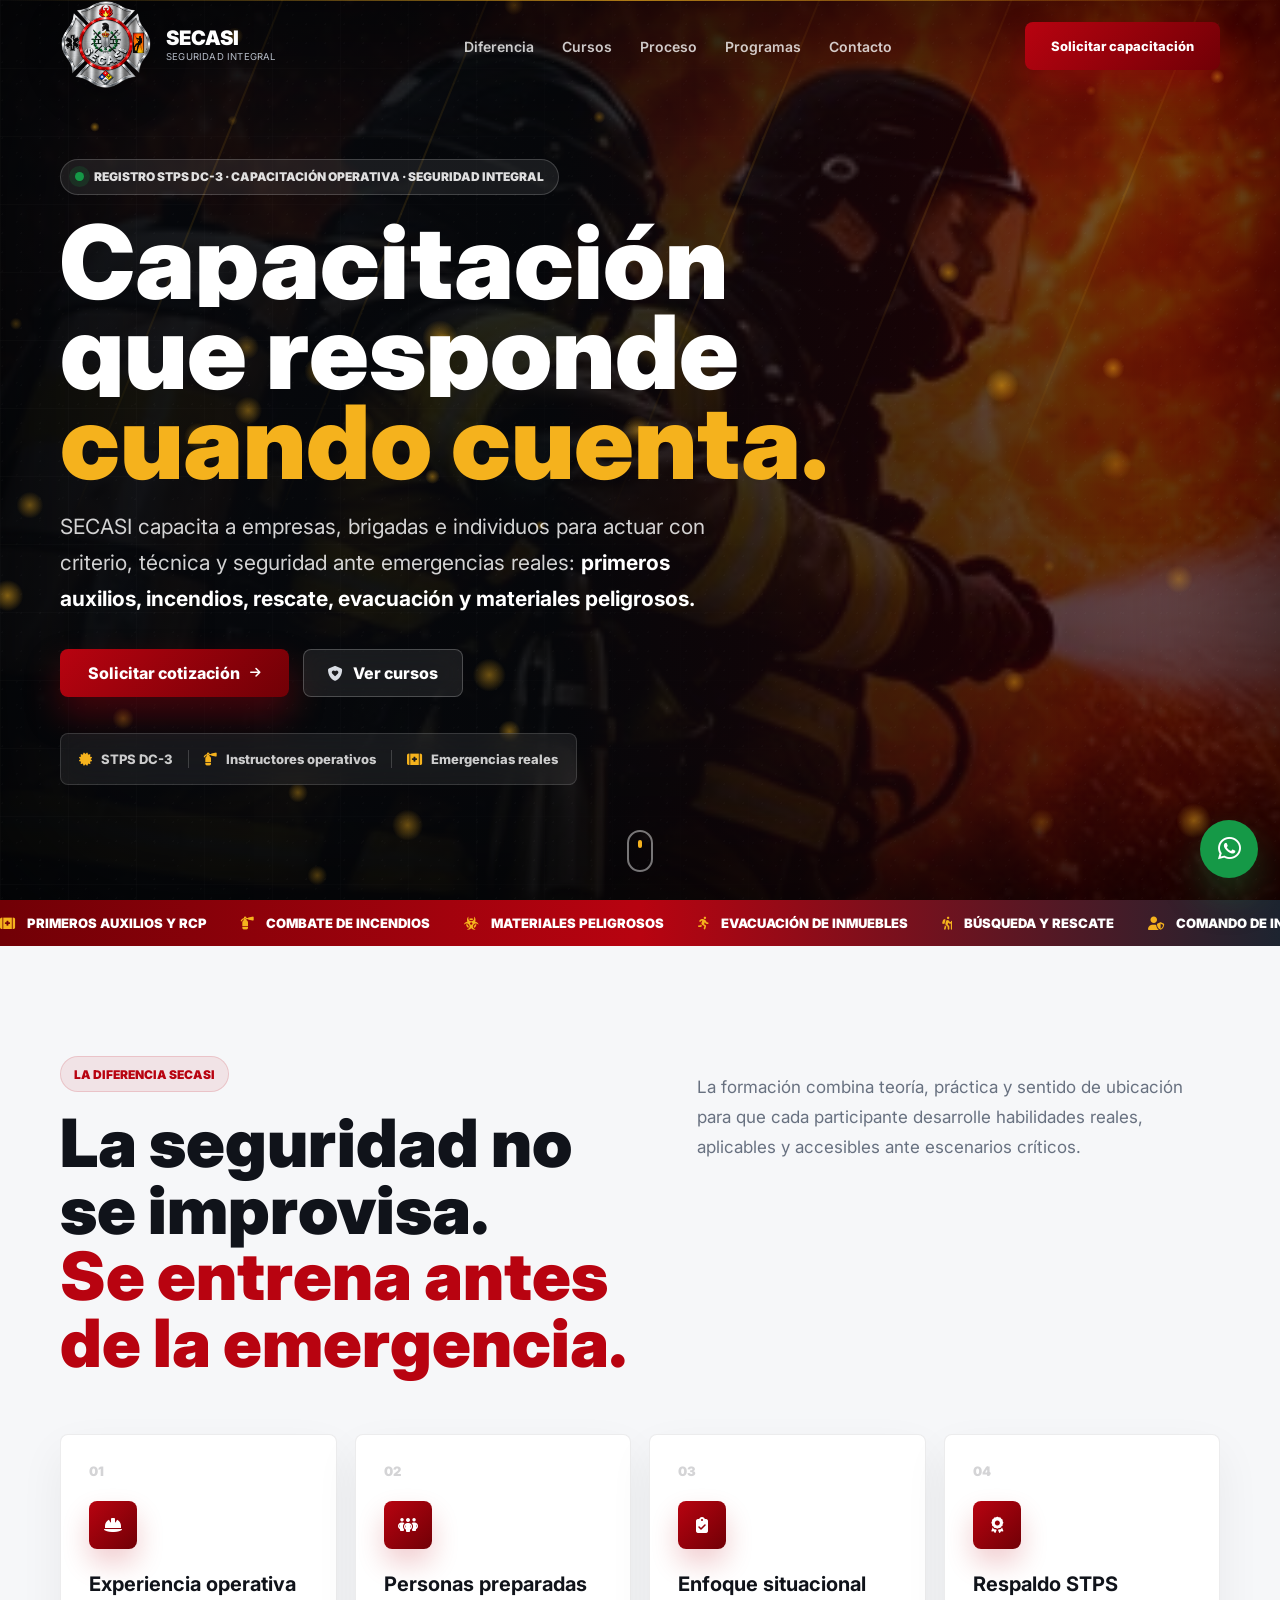
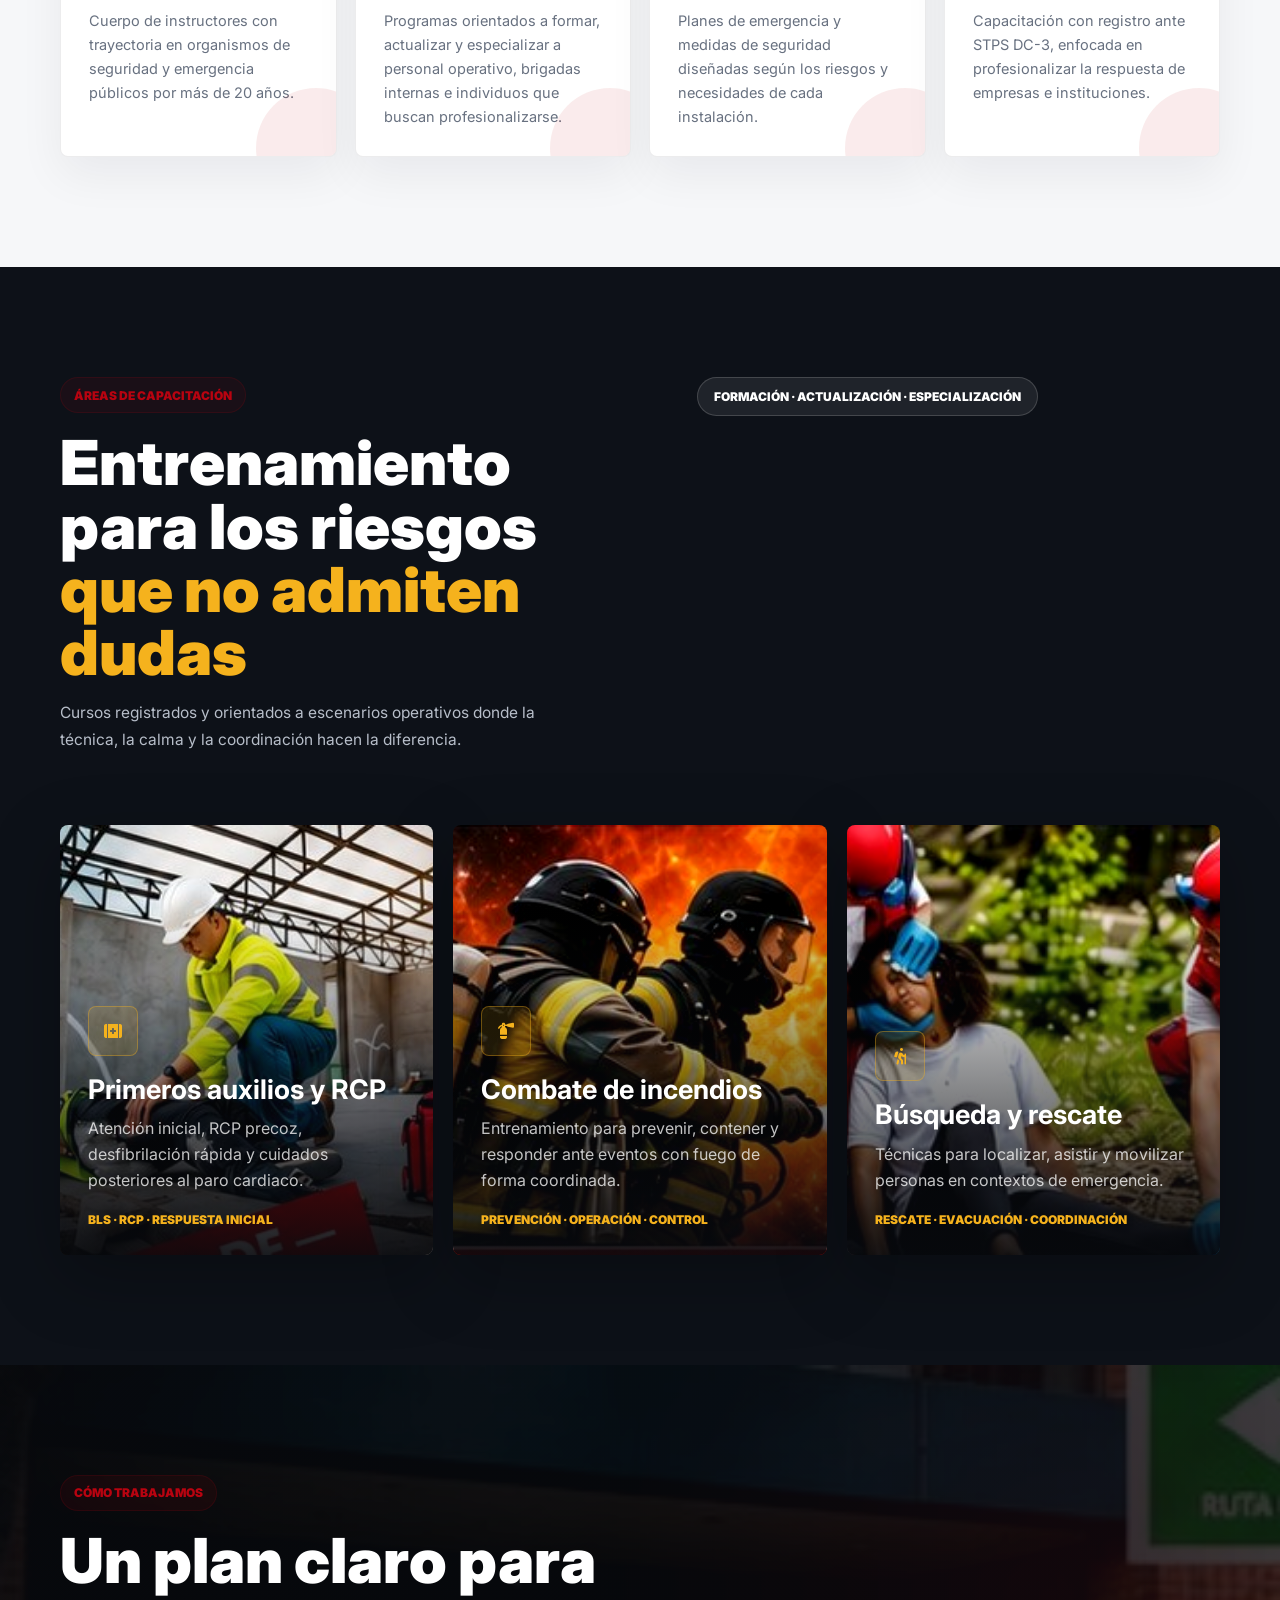
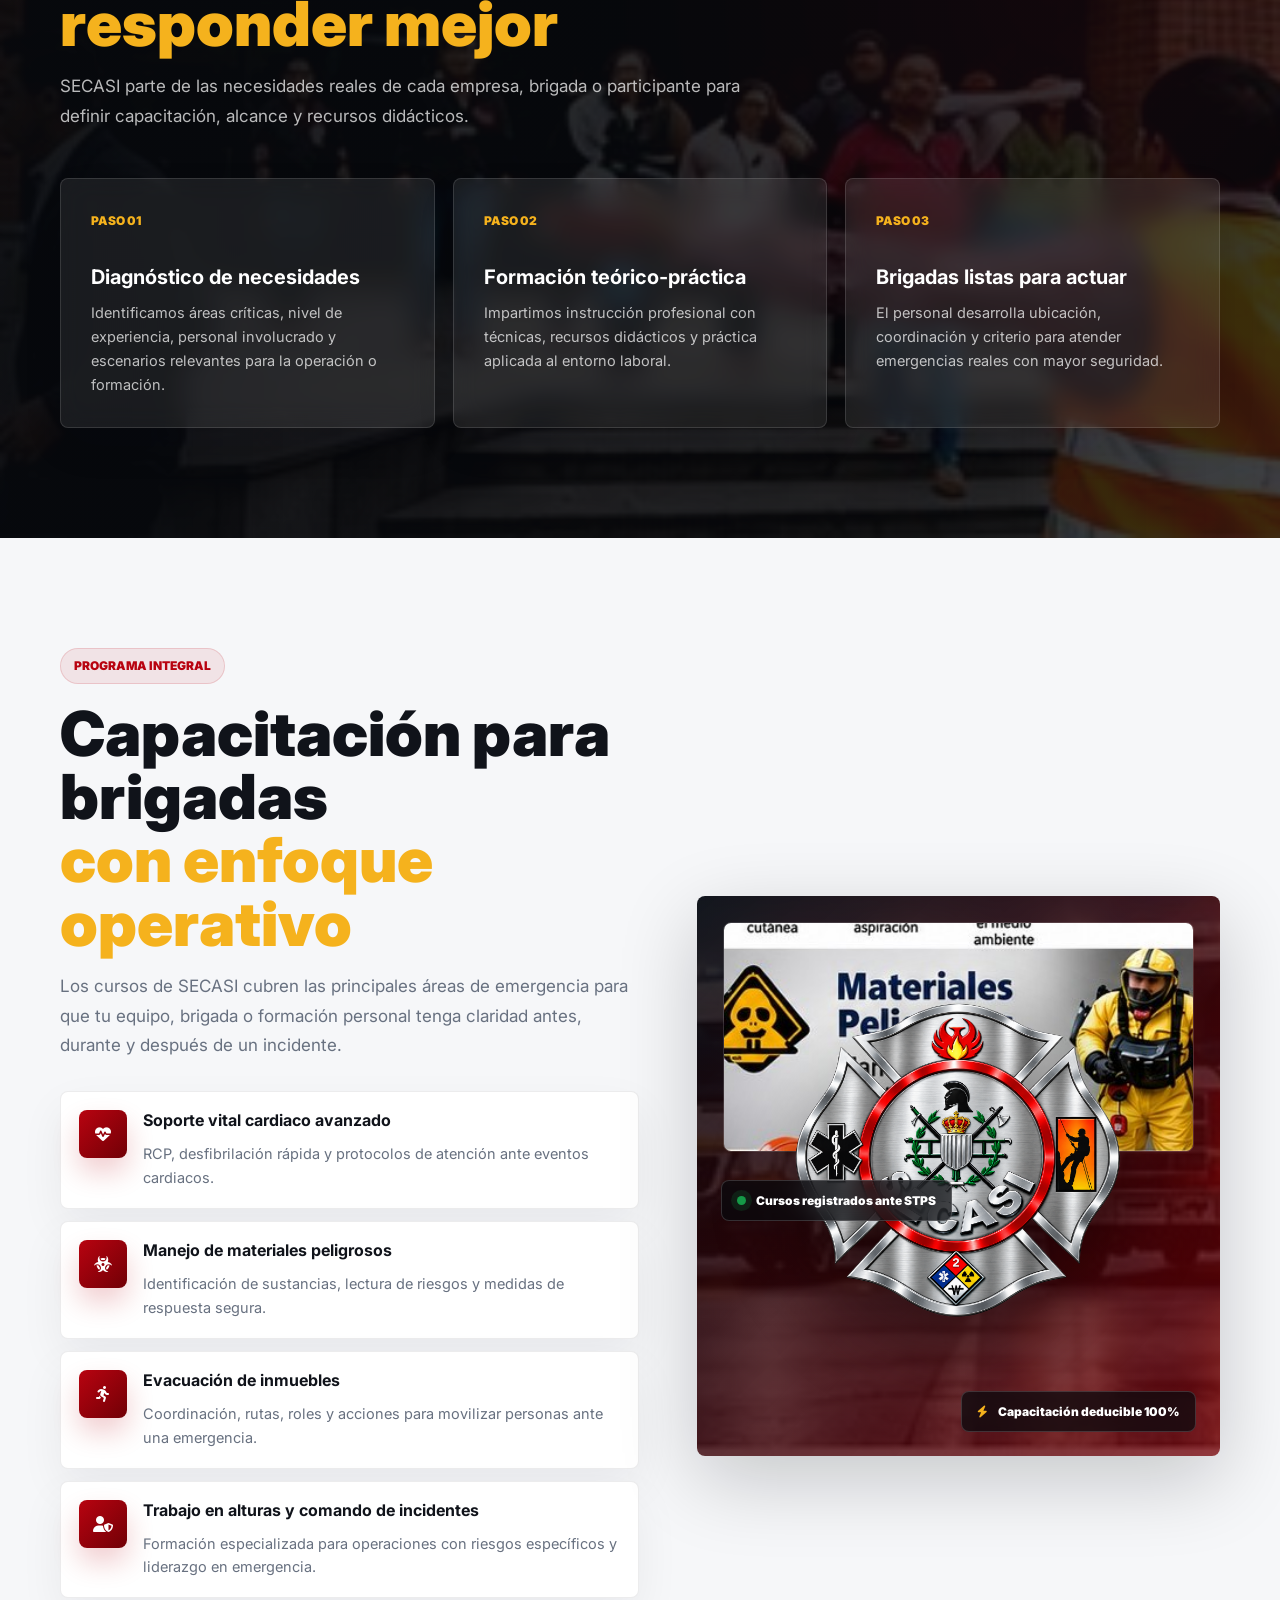
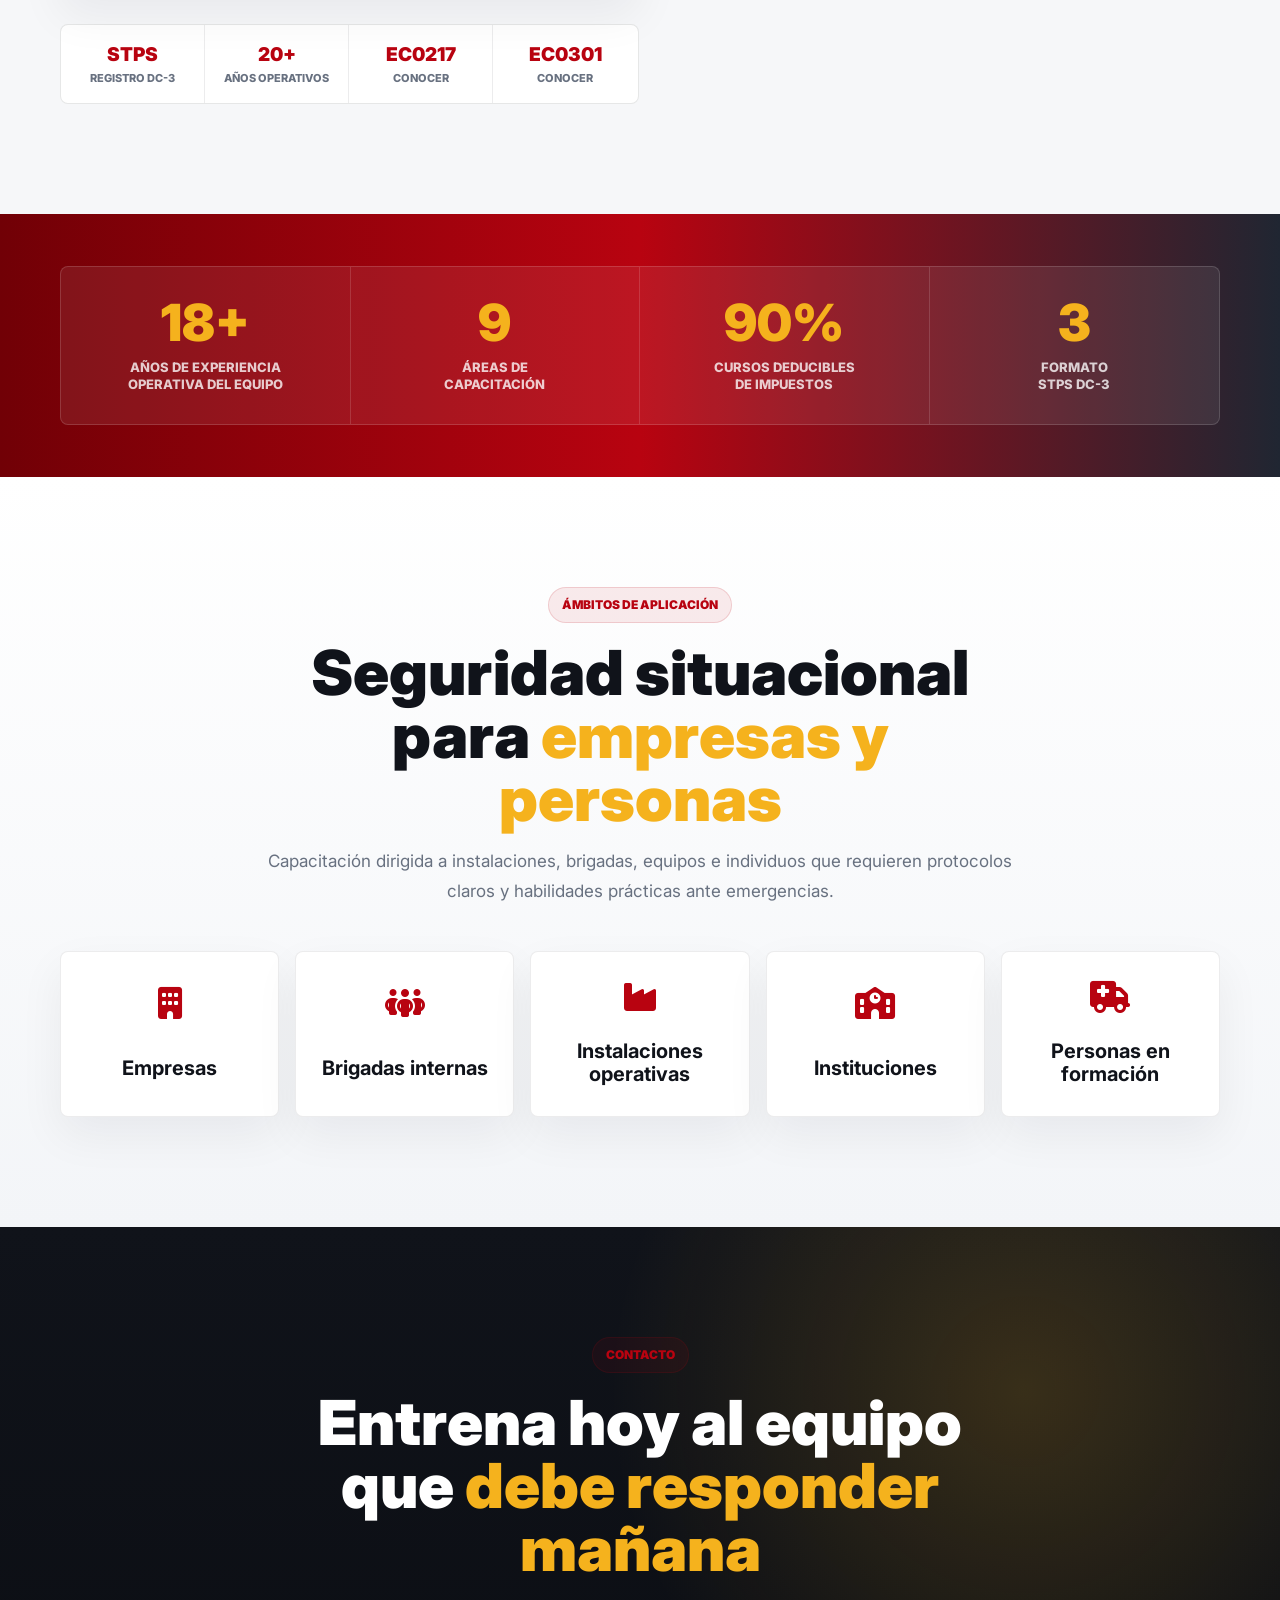
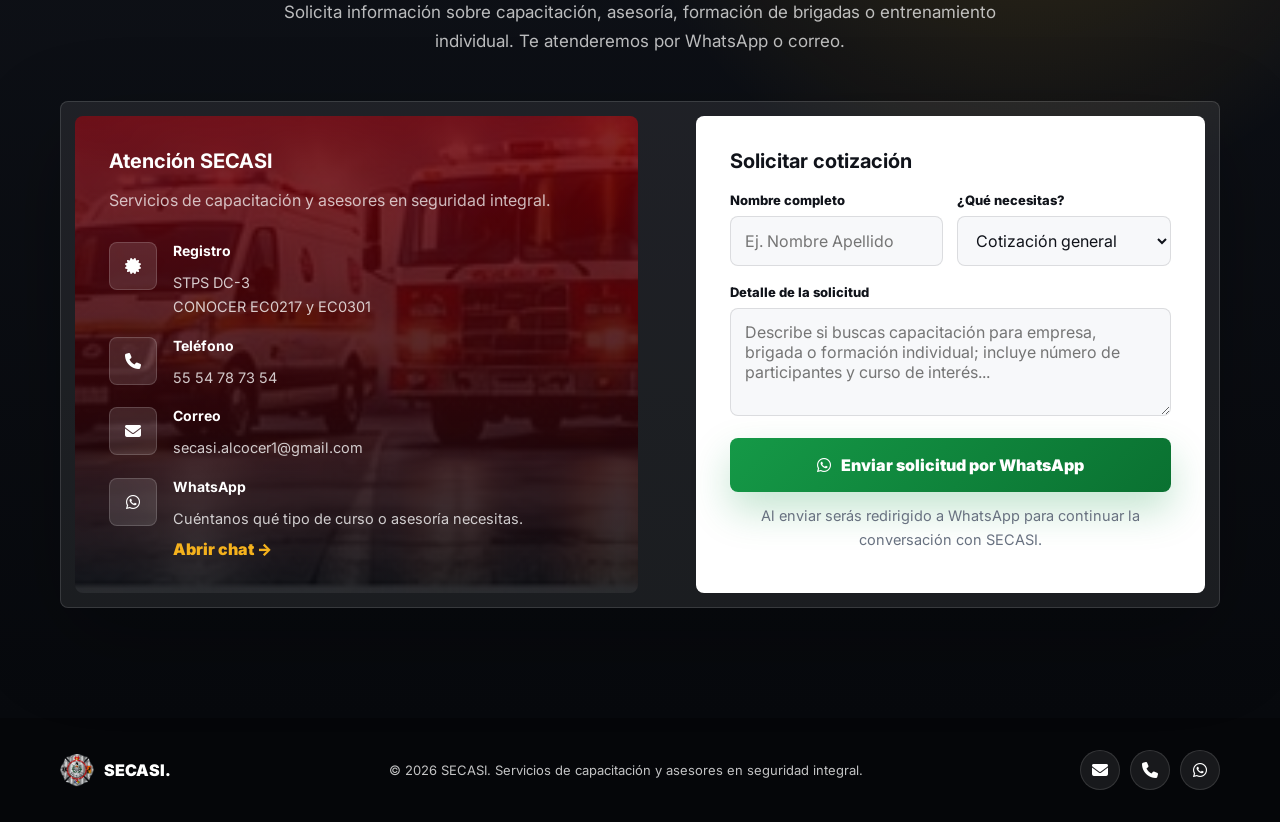
<file: hagase la luz.html>
<!DOCTYPE html>
<html lang="es" class="scroll-smooth">
<head>
  <meta charset="UTF-8">
  <meta name="viewport" content="width=device-width, initial-scale=1.0">
  <title>SECASI | Capacitación y asesoría en seguridad integral</title>
  <meta name="description" content="SECASI ofrece capacitación y asesoría en seguridad integral para empresas, brigadas e individuos: primeros auxilios, combate de incendios, rescate, evacuación, materiales peligrosos y cursos con registro STPS DC-3.">
  <meta name="keywords" content="SECASI, capacitación seguridad integral, cursos STPS DC3, primeros auxilios RCP, combate de incendios, búsqueda y rescate, evacuación, materiales peligrosos">
  <meta property="og:title" content="SECASI | Capacitación y asesoría en seguridad integral">
  <meta property="og:description" content="Entrenamiento especializado, práctico y accesible para empresas, brigadas e individuos en seguridad y atención de emergencias. Registro STPS DC-3.">
  <meta property="og:type" content="website">
  <meta property="og:image" content="assets/img/secasi-logo.png">

  <link rel="preconnect" href="https://fonts.googleapis.com">
  <link rel="preconnect" href="https://fonts.gstatic.com" crossorigin>
  <link href="https://fonts.googleapis.com/css2?family=Inter:wght@300;400;500;600;700;800;900&display=swap" rel="stylesheet">
  <link rel="stylesheet" href="https://cdnjs.cloudflare.com/ajax/libs/font-awesome/6.5.0/css/all.min.css">
  <link rel="stylesheet" href="css/styles.css">
</head>
<body>

  <div id="loader" aria-hidden="true">
    <div class="loader-bulb">
      <img src="assets/img/secasi-logo.png" alt="">
    </div>
    <div class="loader-bar"><div class="loader-bar-fill"></div></div>
    <span class="loader-text">Preparando respuesta...</span>
  </div>

  <header id="navbar" role="banner">
    <div class="container">
      <div class="nav-inner">

        <a href="#hero" class="nav-logo" aria-label="SECASI inicio">
          <img class="nav-logo-img" src="assets/img/secasi-logo.png" alt="Logo de SECASI">
          <div class="nav-logo-copy">
            <span>SECASI</span>
            <span>Seguridad Integral</span>
          </div>
        </a>

        <nav aria-label="Navegación principal">
          <ul class="nav-links">
            <li><a href="#why">Diferencia</a></li>
            <li><a href="#ambientes">Cursos</a></li>
            <li><a href="#proceso">Proceso</a></li>
            <li><a href="#producto">Programas</a></li>
            <li><a href="#contacto">Contacto</a></li>
          </ul>
        </nav>

        <a href="#contacto" class="btn-gold nav-cta" style="font-size:13px; padding:12px 26px;">
          Solicitar capacitación
        </a>

        <button class="hamburger" id="hamburger"
                aria-label="Abrir menú" aria-expanded="false">
          <span></span><span></span><span></span>
        </button>
      </div>
    </div>

    <div id="mob-menu" aria-label="Menú móvil">
      <a href="#why">Diferencia</a>
      <a href="#ambientes">Cursos</a>
      <a href="#proceso">Proceso</a>
      <a href="#producto">Programas</a>
      <a href="#contacto">Contacto</a>
      <a href="#contacto">Solicitar capacitación →</a>
    </div>
  </header>

  <main>
    <section id="hero" aria-labelledby="hero-heading">
      <div class="hero-bg" aria-hidden="true"></div>
      <div class="hero-overlay" aria-hidden="true"></div>
      <div class="hero-vignette" aria-hidden="true"></div>
      <div class="hero-grid" aria-hidden="true"></div>
      <canvas id="hero-canvas" aria-hidden="true"></canvas>

      <div class="hero-rays" aria-hidden="true">
        <div class="hero-ray r1"></div>
        <div class="hero-ray r2"></div>
        <div class="hero-ray r3"></div>
        <div class="hero-ray r4"></div>
        <div class="hero-ray r5"></div>
      </div>
      <div class="hero-grain" aria-hidden="true"></div>
      <div class="hero-scanline" aria-hidden="true"></div>

      <div class="container">
        <div class="hero-content">
          <div class="hero-badge" id="hero-badge" aria-hidden="true">
            <div class="badge-dot"></div>
            <span class="badge-text">Registro STPS DC-3 · Capacitación operativa · Seguridad integral</span>
          </div>

          <h1 class="hero-title" id="hero-heading">
            <span class="line"><span>Capacitación</span></span>
            <span class="line"><span>que responde</span></span>
            <span class="line"><span class="accent">cuando cuenta.</span></span>
          </h1>

          <p class="hero-sub" id="hero-sub">
            SECASI capacita a empresas, brigadas e individuos para actuar con criterio, técnica y seguridad ante emergencias reales: <strong>primeros auxilios, incendios, rescate, evacuación y materiales peligrosos.</strong>
          </p>

          <div class="hero-ctas" id="hero-ctas">
            <a href="#contacto" class="btn-gold">
              Solicitar cotización
              <i class="fa-solid fa-arrow-right" style="font-size:12px;"></i>
            </a>
            <a href="#ambientes" class="btn-outline">
              <i class="fa-solid fa-shield-heart" style="font-size:15px; color:var(--silver);"></i>
              Ver cursos
            </a>
          </div>

          <div class="hero-trust" id="hero-trust" aria-label="Credenciales">
            <div class="trust-item">
              <i class="fa-solid fa-certificate"></i>
              STPS DC-3
            </div>
            <div class="trust-divider" aria-hidden="true"></div>
            <div class="trust-item">
              <i class="fa-solid fa-fire-extinguisher"></i>
              Instructores operativos
            </div>
            <div class="trust-divider" aria-hidden="true"></div>
            <div class="trust-item">
              <i class="fa-solid fa-kit-medical"></i>
              Emergencias reales
            </div>
          </div>
        </div>
      </div>

      <div class="scroll-cue" aria-hidden="true">
        <div class="scroll-mouse">
          <div class="scroll-mouse-dot"></div>
        </div>
      </div>
    </section>

    <div class="marquee" aria-hidden="true">
      <div class="marquee-inner" id="marquee"></div>
    </div>

    <section id="why" aria-labelledby="why-heading">
      <div class="container">
        <div class="why-header">
          <div class="reveal">
            <div class="label">La diferencia SECASI</div>
            <h2 class="why-quote" id="why-heading">
              La seguridad no se improvisa.
              <em>Se entrena antes de la emergencia.</em>
            </h2>
          </div>
          <p class="why-sub reveal d2">
            La formación combina teoría, práctica y sentido de ubicación para que cada participante desarrolle habilidades reales, aplicables y accesibles ante escenarios críticos.
          </p>
        </div>

        <div class="features-grid">
          <div class="f-card reveal">
            <div class="f-num" aria-hidden="true">01</div>
            <div class="f-icon" aria-hidden="true">
              <i class="fa-solid fa-helmet-safety"></i>
            </div>
            <h3>Experiencia operativa</h3>
            <p>Cuerpo de instructores con trayectoria en organismos de seguridad y emergencia públicos por más de 20 años.</p>
          </div>

          <div class="f-card reveal d1">
            <div class="f-num" aria-hidden="true">02</div>
            <div class="f-icon" aria-hidden="true">
              <i class="fa-solid fa-people-group"></i>
            </div>
            <h3>Personas preparadas</h3>
            <p>Programas orientados a formar, actualizar y especializar a personal operativo, brigadas internas e individuos que buscan profesionalizarse.</p>
          </div>

          <div class="f-card reveal d2">
            <div class="f-num" aria-hidden="true">03</div>
            <div class="f-icon" aria-hidden="true">
              <i class="fa-solid fa-clipboard-check"></i>
            </div>
            <h3>Enfoque situacional</h3>
            <p>Planes de emergencia y medidas de seguridad diseñadas según los riesgos y necesidades de cada instalación.</p>
          </div>

          <div class="f-card reveal d3">
            <div class="f-num" aria-hidden="true">04</div>
            <div class="f-icon" aria-hidden="true">
              <i class="fa-solid fa-award"></i>
            </div>
            <h3>Respaldo STPS</h3>
            <p>Capacitación con registro ante STPS DC-3, enfocada en profesionalizar la respuesta de empresas e instituciones.</p>
          </div>
        </div>
      </div>
    </section>

    <section id="ambientes" aria-labelledby="amb-heading">
      <div class="container">
        <div class="ambientes-top">
          <div class="reveal">
            <div class="label">Áreas de capacitación</div>
            <h2 class="section-title" id="amb-heading">
              Entrenamiento para los riesgos<br>
              <span class="gold">que no admiten dudas</span>
            </h2>
            <p style="color:var(--gray); margin-top:16px; font-size:15.5px; max-width:500px; line-height:1.7;">
              Cursos registrados y orientados a escenarios operativos donde la técnica, la calma y la coordinación hacen la diferencia.
            </p>
          </div>
          <div class="reveal d2">
            <span class="ambiente-pill">Formación · Actualización · Especialización</span>
          </div>
        </div>

        <div class="ambientes-grid">
          <div class="amb-card reveal">
            <img class="amb-img"
              src="assets/img/primeros-auxilios.jpg"
              alt="Curso de primeros auxilios y RCP impartido por SECASI">
            <div class="amb-overlay">
              <div class="amb-icon-wrap" aria-hidden="true">
                <i class="fa-solid fa-kit-medical"></i>
              </div>
              <h3>Primeros auxilios y RCP</h3>
              <p>Atención inicial, RCP precoz, desfibrilación rápida y cuidados posteriores al paro cardiaco.</p>
              <div class="amb-temp">BLS · RCP · respuesta inicial</div>
            </div>
          </div>

          <div class="amb-card reveal d1">
            <img class="amb-img"
              src="assets/img/hero-incendio.jpg"
              alt="Capacitación SECASI en combate y prevención de incendios">
            <div class="amb-overlay">
              <div class="amb-icon-wrap" aria-hidden="true">
                <i class="fa-solid fa-fire-extinguisher"></i>
              </div>
              <h3>Combate de incendios</h3>
              <p>Entrenamiento para prevenir, contener y responder ante eventos con fuego de forma coordinada.</p>
              <div class="amb-temp">Prevención · operación · control</div>
            </div>
          </div>

          <div class="amb-card reveal d2">
            <img class="amb-img"
              src="assets/img/busqueda-rescate.jpg"
              alt="Técnicas de búsqueda y rescate en capacitación SECASI">
            <div class="amb-overlay">
              <div class="amb-icon-wrap" aria-hidden="true">
                <i class="fa-solid fa-person-hiking"></i>
              </div>
              <h3>Búsqueda y rescate</h3>
              <p>Técnicas para localizar, asistir y movilizar personas en contextos de emergencia.</p>
              <div class="amb-temp">Rescate · evacuación · coordinación</div>
            </div>
          </div>
        </div>
      </div>
    </section>

    <section id="proceso" aria-labelledby="proceso-heading">
      <div class="proceso-bg" aria-hidden="true"></div>
      <div class="container">
        <div class="proceso-header reveal">
          <div class="label">Cómo trabajamos</div>
          <h2 class="section-title" id="proceso-heading">
            Un plan claro para <span class="gold">responder mejor</span>
          </h2>
          <p>SECASI parte de las necesidades reales de cada empresa, brigada o participante para definir capacitación, alcance y recursos didácticos.</p>
        </div>

        <div class="proceso-grid">
          <div class="proceso-step reveal">
            <div class="step-number">Paso 01</div>
            <h3>Diagnóstico de necesidades</h3>
            <p>Identificamos áreas críticas, nivel de experiencia, personal involucrado y escenarios relevantes para la operación o formación.</p>
          </div>

          <div class="proceso-step reveal d1">
            <div class="step-number">Paso 02</div>
            <h3>Formación teórico-práctica</h3>
            <p>Impartimos instrucción profesional con técnicas, recursos didácticos y práctica aplicada al entorno laboral.</p>
          </div>

          <div class="proceso-step reveal d2">
            <div class="step-number">Paso 03</div>
            <h3>Brigadas listas para actuar</h3>
            <p>El personal desarrolla ubicación, coordinación y criterio para atender emergencias reales con mayor seguridad.</p>
          </div>
        </div>
      </div>
    </section>

    <section id="producto" aria-labelledby="prod-heading">
      <div class="container">
        <div class="producto-wrap">
          <div class="reveal">
            <div class="label">Programa integral</div>
            <h2 class="section-title" id="prod-heading">
              Capacitación para brigadas<br>
              <span class="gold">con enfoque operativo</span>
            </h2>
            <p class="producto-lead">
              Los cursos de SECASI cubren las principales áreas de emergencia para que tu equipo, brigada o formación personal tenga claridad antes, durante y después de un incidente.
            </p>

            <ul class="feature-rows" aria-label="Cursos y áreas de capacitación SECASI">
              <li class="f-row">
                <div class="f-row-icon" aria-hidden="true"><i class="fa-solid fa-heart-pulse"></i></div>
                <div>
                  <h4>Soporte vital cardiaco avanzado</h4>
                  <p>RCP, desfibrilación rápida y protocolos de atención ante eventos cardiacos.</p>
                </div>
              </li>
              <li class="f-row">
                <div class="f-row-icon" aria-hidden="true"><i class="fa-solid fa-biohazard"></i></div>
                <div>
                  <h4>Manejo de materiales peligrosos</h4>
                  <p>Identificación de sustancias, lectura de riesgos y medidas de respuesta segura.</p>
                </div>
              </li>
              <li class="f-row">
                <div class="f-row-icon" aria-hidden="true"><i class="fa-solid fa-person-running"></i></div>
                <div>
                  <h4>Evacuación de inmuebles</h4>
                  <p>Coordinación, rutas, roles y acciones para movilizar personas ante una emergencia.</p>
                </div>
              </li>
              <li class="f-row">
                <div class="f-row-icon" aria-hidden="true"><i class="fa-solid fa-user-shield"></i></div>
                <div>
                  <h4>Trabajo en alturas y comando de incidentes</h4>
                  <p>Formación especializada para operaciones con riesgos específicos y liderazgo en emergencia.</p>
                </div>
              </li>
            </ul>

            <div class="specs-bar" role="list" aria-label="Datos destacados de SECASI">
              <div class="spec-cell" role="listitem">
                <span class="spec-val">STPS</span>
                <span class="spec-name">Registro DC-3</span>
              </div>
              <div class="spec-cell" role="listitem">
                <span class="spec-val">20+</span>
                <span class="spec-name">Años operativos</span>
              </div>
              <div class="spec-cell" role="listitem">
                <span class="spec-val">EC0217</span>
                <span class="spec-name">CONOCER</span>
              </div>
              <div class="spec-cell" role="listitem">
                <span class="spec-val">EC0301</span>
                <span class="spec-name">CONOCER</span>
              </div>
            </div>
          </div>

          <div class="reveal d2">
            <div class="panel-scene">
              <img class="panel-photo" src="assets/img/materiales-peligrosos.jpg" alt="Capacitación en manejo de materiales peligrosos SECASI">
              <img class="panel-logo" src="assets/img/secasi-logo.png" alt="" aria-hidden="true">
              <div class="p-badge pb-tl" aria-hidden="true">
                <div class="p-badge-dot"></div>
                Cursos registrados ante STPS
              </div>
              <div class="p-badge pb-br" aria-hidden="true">
                <i class="fa-solid fa-bolt" style="color:var(--gold);"></i>
                Capacitación deducible 100%
              </div>
            </div>
          </div>
        </div>
      </div>
    </section>

    <section id="stats" aria-label="Estadísticas clave">
      <div class="container">
        <div class="stats-grid reveal" role="list">
          <div class="stat-cell" role="listitem">
            <div class="stat-num"
                 data-count="20" data-suffix="+"
                 aria-label="Más de 20 años">0</div>
            <div class="stat-lbl">Años de experiencia<br>operativa del equipo</div>
          </div>

          <div class="stat-cell" role="listitem">
            <div class="stat-num"
                 data-count="10" data-suffix=""
                 aria-label="10 áreas de capacitación">0</div>
            <div class="stat-lbl">Áreas de<br>capacitación</div>
          </div>

          <div class="stat-cell" role="listitem">
            <div class="stat-num"
                 data-count="100" data-suffix="%"
                 aria-label="Cursos deducibles de impuestos al 100%">0</div>
            <div class="stat-lbl">Cursos deducibles<br>de impuestos</div>
          </div>

          <div class="stat-cell" role="listitem">
            <div class="stat-num"
                 data-count="3" data-suffix=""
                 aria-label="Registro STPS DC-3">0</div>
            <div class="stat-lbl">Formato<br>STPS DC-3</div>
          </div>
        </div>
      </div>
    </section>

    <section id="sectores" aria-labelledby="sec-heading">
      <div class="container">
        <div class="sectores-hdr reveal">
          <div class="label">Ámbitos de aplicación</div>
          <h2 class="section-title" id="sec-heading">
            Seguridad situacional para <span class="gold">empresas y personas</span>
          </h2>
          <p>Capacitación dirigida a instalaciones, brigadas, equipos e individuos que requieren protocolos claros y habilidades prácticas ante emergencias.</p>
        </div>

        <div class="sectores-grid" role="list">
          <div class="sector-card reveal" role="listitem">
            <i class="fa-solid fa-building sector-icon" aria-hidden="true"></i>
            <h3>Empresas</h3>
          </div>
          <div class="sector-card reveal d1" role="listitem">
            <i class="fa-solid fa-people-group sector-icon" aria-hidden="true"></i>
            <h3>Brigadas internas</h3>
          </div>
          <div class="sector-card reveal d2" role="listitem">
            <i class="fa-solid fa-industry sector-icon" aria-hidden="true"></i>
            <h3>Instalaciones operativas</h3>
          </div>
          <div class="sector-card reveal d3" role="listitem">
            <i class="fa-solid fa-school sector-icon" aria-hidden="true"></i>
            <h3>Instituciones</h3>
          </div>
          <div class="sector-card reveal d4" role="listitem">
            <i class="fa-solid fa-truck-medical sector-icon" aria-hidden="true"></i>
            <h3>Personas en formación</h3>
          </div>
        </div>
      </div>
    </section>

    <section id="contacto" aria-labelledby="contact-heading">
      <div class="container">
        <div class="contact-hdr reveal">
          <div class="label">Contacto</div>
          <h2 class="section-title" id="contact-heading">
            Entrena hoy al equipo que <span class="gold">debe responder mañana</span>
          </h2>
          <p>Solicita información sobre capacitación, asesoría, formación de brigadas o entrenamiento individual. Te atenderemos por WhatsApp o correo.</p>
        </div>

        <div class="contact-box reveal">
          <div class="contact-info">
            <h3>Atención SECASI</h3>
            <p class="ci-sub">Servicios de capacitación y asesores en seguridad integral.</p>

            <ul class="ci-list">
              <li class="ci-item">
                <div class="ci-icon" aria-hidden="true">
                  <i class="fa-solid fa-certificate"></i>
                </div>
                <div class="ci-body">
                  <h4>Registro</h4>
                  <p>STPS DC-3<br>
                     CONOCER EC0217 y EC0301</p>
                </div>
              </li>
              <li class="ci-item">
                <div class="ci-icon" aria-hidden="true">
                  <i class="fa-solid fa-phone"></i>
                </div>
                <div class="ci-body">
                  <h4>Teléfono</h4>
                  <p>
                    <a href="tel:+525554787354">55 54 78 73 54</a>
                  </p>
                </div>
              </li>
              <li class="ci-item">
                <div class="ci-icon" aria-hidden="true">
                  <i class="fa-solid fa-envelope"></i>
                </div>
                <div class="ci-body">
                  <h4>Correo</h4>
                  <p>
                    <a href="mailto:secasi.alcocer1@gmail.com">secasi.alcocer1@gmail.com</a>
                  </p>
                </div>
              </li>
              <li class="ci-item">
                <div class="ci-icon" aria-hidden="true">
                  <i class="fa-brands fa-whatsapp"></i>
                </div>
                <div class="ci-body">
                  <h4>WhatsApp</h4>
                  <p>Cuéntanos qué tipo de curso o asesoría necesitas.</p>
                  <a href="https://wa.me/525554787354" target="_blank"
                     rel="noopener noreferrer" class="ci-wa-link">
                    Abrir chat →
                  </a>
                </div>
              </li>
            </ul>
          </div>

          <div class="contact-form-wrap">
            <h3>Solicitar cotización</h3>
            <form id="wa-form" novalidate>
              <div class="form-row">
                <div class="form-group">
                  <label class="form-label" for="f-name">Nombre completo</label>
                  <input type="text" id="f-name" class="form-control"
                         placeholder="Ej. Nombre Apellido" required autocomplete="name">
                </div>
                <div class="form-group">
                  <label class="form-label" for="f-interest">¿Qué necesitas?</label>
                  <select id="f-interest" class="form-control">
                    <option>Cotización general</option>
                    <option>Primeros auxilios y RCP</option>
                    <option>Soporte vital cardiaco avanzado</option>
                    <option>Combate y prevención de incendios</option>
                    <option>Manejo de materiales peligrosos</option>
                    <option>Evacuación de inmuebles</option>
                    <option>Búsqueda y rescate</option>
                    <option>Formación de instructores</option>
                    <option>Comando de incidentes</option>
                    <option>Trabajo en alturas</option>
                    <option>Soldadura y corte</option>
                  </select>
                </div>
              </div>
              <div class="form-group">
                <label class="form-label" for="f-msg">Detalle de la solicitud</label>
                <textarea id="f-msg" class="form-control" rows="4" required
                          placeholder="Describe si buscas capacitación para empresa, brigada o formación individual; incluye número de participantes y curso de interés..."></textarea>
              </div>
              <button type="submit" class="form-submit">
                <i class="fa-brands fa-whatsapp"></i>
                Enviar solicitud por WhatsApp
              </button>
              <p class="form-note">
                Al enviar serás redirigido a WhatsApp para continuar la conversación con SECASI.
              </p>
            </form>
          </div>
        </div>
      </div>
    </section>
  </main>

  <footer role="contentinfo">
    <div class="container">
      <div class="footer-inner">
        <div class="footer-logo">
          <img src="assets/img/secasi-logo.png" alt="Logo SECASI">
          <span>SECASI.</span>
        </div>
        <p class="footer-copy">
          &copy; <span id="year"></span> SECASI. Servicios de capacitación y asesores en seguridad integral.
        </p>
        <div class="footer-socials">
          <a href="mailto:secasi.alcocer1@gmail.com"
             class="footer-soc" aria-label="Correo electrónico">
            <i class="fa-solid fa-envelope"></i>
          </a>
          <a href="tel:+525554787354"
             class="footer-soc" aria-label="Teléfono SECASI">
            <i class="fa-solid fa-phone"></i>
          </a>
          <a href="https://wa.me/525554787354" target="_blank"
             rel="noopener noreferrer" class="footer-soc" aria-label="WhatsApp">
            <i class="fa-brands fa-whatsapp"></i>
          </a>
        </div>
      </div>
    </div>
  </footer>

  <a href="https://wa.me/525554787354?text=Hola%2C%20visit%C3%A9%20su%20sitio%20web%20y%20quiero%20informaci%C3%B3n%20sobre%20capacitaci%C3%B3n%20en%20seguridad%20integral."
     target="_blank" rel="noopener noreferrer"
     class="wa-btn" aria-label="Contactar por WhatsApp">
    <i class="fa-brands fa-whatsapp"></i>
  </a>

  <script src="js/main.js" defer></script>
</body>
</html>
</file>
<file: css/styles.css>
:root {
  --black: #07090d;
  --ink: #10131a;
  --charcoal: #171b23;
  --red: #b80310;
  --red-2: #e01220;
  --deep-red: #710006;
  --gold: #f5b21d;
  --silver: #d9dde4;
  --steel: #87909e;
  --green: #159947;
  --white: #ffffff;
  --soft: #f6f7f9;
  --gray: #b7bec9;
  --text: #20242c;
  --muted: #687180;
  --line: rgba(255, 255, 255, 0.14);
  --shadow: 0 24px 80px rgba(7, 9, 13, 0.2);
  --radius: 8px;
}

* { box-sizing: border-box; }

html { scroll-behavior: smooth; }

body {
  margin: 0;
  font-family: "Inter", system-ui, -apple-system, BlinkMacSystemFont, "Segoe UI", sans-serif;
  color: var(--text);
  background: var(--soft);
  overflow-x: hidden;
}

img {
  display: block;
  max-width: 100%;
}

a {
  color: inherit;
  text-decoration: none;
}

.container {
  width: min(1160px, calc(100% - 40px));
  margin-inline: auto;
}

.scroll-smooth { scroll-padding-top: 92px; }

#loader {
  position: fixed;
  inset: 0;
  z-index: 9999;
  display: grid;
  place-content: center;
  justify-items: center;
  gap: 18px;
  color: var(--white);
  opacity: 0;
  visibility: hidden;
  pointer-events: none;
  background:
    radial-gradient(circle at 50% 40%, rgba(224, 18, 32, 0.22), transparent 38%),
    linear-gradient(135deg, #050609, #141820 55%, #08090d);
  transition: opacity 0.45s ease, visibility 0.45s ease;
  animation: loaderAutoHide 0.35s ease 1.4s forwards;
}

#loader.is-hidden {
  opacity: 0;
  visibility: hidden;
  pointer-events: none;
}

@keyframes loaderAutoHide {
  to {
    opacity: 0;
    visibility: hidden;
    pointer-events: none;
  }
}

.loader-bulb {
  width: 132px;
  height: 132px;
  display: grid;
  place-items: center;
  border: 1px solid rgba(255, 255, 255, 0.16);
  border-radius: 50%;
  background: rgba(255, 255, 255, 0.06);
  box-shadow: 0 0 34px rgba(224, 18, 32, 0.28);
}

.loader-bulb img {
  width: 108px;
  height: 108px;
  object-fit: contain;
}

.loader-bar {
  width: 210px;
  height: 4px;
  overflow: hidden;
  border-radius: 99px;
  background: rgba(255, 255, 255, 0.12);
}

.loader-bar-fill {
  width: 42%;
  height: 100%;
  border-radius: inherit;
  background: linear-gradient(90deg, var(--red), var(--gold));
  animation: loading 1.2s ease-in-out infinite alternate;
}

.loader-text {
  color: var(--gray);
  font-size: 13px;
  letter-spacing: 0;
  text-transform: uppercase;
}

@keyframes loading {
  from { transform: translateX(-100%); }
  to { transform: translateX(240%); }
}

#navbar {
  position: fixed;
  top: 0;
  left: 0;
  right: 0;
  z-index: 1000;
  color: var(--white);
  transition: background 0.28s ease, border-color 0.28s ease, box-shadow 0.28s ease;
  border-bottom: 1px solid transparent;
}

#navbar.is-scrolled {
  background: rgba(7, 9, 13, 0.88);
  border-color: rgba(255, 255, 255, 0.1);
  box-shadow: 0 10px 34px rgba(0, 0, 0, 0.22);
  backdrop-filter: blur(16px);
}

.nav-inner {
  min-height: 84px;
  display: flex;
  align-items: center;
  justify-content: space-between;
  gap: 26px;
}

.nav-logo {
  display: flex;
  align-items: center;
  gap: 14px;
  min-width: 270px;
}

.nav-logo-img {
  width: 92px;
  height: 92px;
  object-fit: contain;
  filter: drop-shadow(0 8px 18px rgba(0, 0, 0, 0.35));
}

.nav-logo-copy {
  display: grid;
  gap: 3px;
  line-height: 1;
}

.nav-logo-copy span:first-child {
  font-size: 20px;
  font-weight: 900;
  color: var(--white);
}

.nav-logo-copy span:last-child {
  max-width: 190px;
  font-size: 9.5px;
  line-height: 1.32;
  color: var(--gray);
  text-transform: uppercase;
  letter-spacing: 0.2px;
}

.nav-links {
  display: flex;
  align-items: center;
  gap: 28px;
  margin: 0;
  padding: 0;
  list-style: none;
}

.nav-links a {
  color: rgba(255, 255, 255, 0.78);
  font-size: 14px;
  font-weight: 600;
  transition: color 0.2s ease;
}

.nav-links a:hover { color: var(--white); }

.btn-gold,
.btn-outline {
  min-height: 48px;
  display: inline-flex;
  align-items: center;
  justify-content: center;
  gap: 10px;
  border-radius: var(--radius);
  font-weight: 800;
  line-height: 1;
  transition: transform 0.2s ease, box-shadow 0.2s ease, border-color 0.2s ease, background 0.2s ease;
}

.btn-gold {
  color: var(--white);
  padding: 15px 28px;
  background: linear-gradient(135deg, var(--red), var(--deep-red));
  box-shadow: 0 18px 34px rgba(184, 3, 16, 0.34);
}

.btn-gold:hover,
.btn-outline:hover { transform: translateY(-2px); }

.btn-gold:hover { box-shadow: 0 22px 44px rgba(184, 3, 16, 0.44); }

.btn-outline {
  color: var(--white);
  padding: 14px 24px;
  border: 1px solid rgba(255, 255, 255, 0.22);
  background: rgba(255, 255, 255, 0.08);
  backdrop-filter: blur(12px);
}

.hamburger {
  display: none;
  width: 44px;
  height: 44px;
  padding: 0;
  border: 1px solid rgba(255, 255, 255, 0.18);
  border-radius: var(--radius);
  background: rgba(255, 255, 255, 0.08);
  cursor: pointer;
}

.hamburger span {
  display: block;
  width: 18px;
  height: 2px;
  margin: 4px auto;
  background: var(--white);
  transition: transform 0.2s ease, opacity 0.2s ease;
}

.hamburger.is-open span:nth-child(1) { transform: translateY(6px) rotate(45deg); }
.hamburger.is-open span:nth-child(2) { opacity: 0; }
.hamburger.is-open span:nth-child(3) { transform: translateY(-6px) rotate(-45deg); }

#mob-menu {
  display: none;
  padding: 8px 20px 22px;
  background: rgba(7, 9, 13, 0.96);
  border-bottom: 1px solid rgba(255, 255, 255, 0.1);
}

#mob-menu a {
  display: block;
  max-width: 1160px;
  margin: 0 auto;
  padding: 14px 0;
  color: rgba(255, 255, 255, 0.84);
  font-weight: 700;
  border-bottom: 1px solid rgba(255, 255, 255, 0.08);
}

#mob-menu.is-open { display: block; }

#hero {
  position: relative;
  min-height: 100svh;
  display: grid;
  align-items: center;
  color: var(--white);
  isolation: isolate;
  overflow: hidden;
  padding: 130px 0 86px;
}

.hero-bg,
.hero-overlay,
.hero-vignette,
.hero-grid,
#hero-canvas,
.hero-rays,
.hero-grain,
.hero-scanline {
  position: absolute;
  inset: 0;
}

.hero-bg {
  z-index: -8;
  background: url("../assets/img/hero-incendio.jpg") center / cover no-repeat;
  transform: scale(1.08);
  filter: saturate(1.05) contrast(1.06);
}

.hero-overlay {
  z-index: -7;
  background:
    linear-gradient(90deg, rgba(7, 9, 13, 0.94) 0%, rgba(7, 9, 13, 0.78) 43%, rgba(113, 0, 6, 0.35) 100%),
    linear-gradient(180deg, rgba(0, 0, 0, 0.34), rgba(0, 0, 0, 0.66));
}

.hero-vignette {
  z-index: -6;
  box-shadow: inset 0 0 180px rgba(0, 0, 0, 0.72);
}

.hero-grid {
  z-index: -5;
  opacity: 0.22;
  background-image:
    linear-gradient(rgba(255, 255, 255, 0.09) 1px, transparent 1px),
    linear-gradient(90deg, rgba(255, 255, 255, 0.09) 1px, transparent 1px);
  background-size: 68px 68px;
  mask-image: linear-gradient(90deg, black, transparent 76%);
}

#hero-canvas {
  z-index: -4;
  width: 100%;
  height: 100%;
}

.hero-rays {
  z-index: -3;
  pointer-events: none;
  opacity: 0.45;
}

.hero-ray {
  position: absolute;
  top: -20%;
  width: 2px;
  height: 82%;
  background: linear-gradient(180deg, transparent, rgba(245, 178, 29, 0.26), transparent);
  transform: rotate(22deg);
  animation: rayDrift 6s ease-in-out infinite alternate;
}

.r1 { left: 16%; }
.r2 { left: 32%; animation-delay: 0.6s; }
.r3 { left: 58%; animation-delay: 1.1s; }
.r4 { left: 73%; animation-delay: 1.8s; }
.r5 { left: 88%; animation-delay: 2.4s; }

@keyframes rayDrift {
  from { opacity: 0.15; transform: translateX(-8px) rotate(22deg); }
  to { opacity: 0.65; transform: translateX(12px) rotate(22deg); }
}

.hero-grain {
  z-index: -2;
  opacity: 0.12;
  background-image:
    radial-gradient(circle at 12% 28%, rgba(255, 255, 255, 0.18) 0 1px, transparent 1px),
    radial-gradient(circle at 72% 64%, rgba(255, 255, 255, 0.13) 0 1px, transparent 1px);
  background-size: 19px 19px, 23px 23px;
}

.hero-scanline {
  z-index: -1;
  height: 1px;
  top: 0;
  background: linear-gradient(90deg, transparent, rgba(245, 178, 29, 0.68), transparent);
  animation: scan 4.6s ease-in-out infinite;
}

@keyframes scan {
  0%, 100% { transform: translateY(0); opacity: 0; }
  18%, 72% { opacity: 0.75; }
  50% { transform: translateY(100svh); }
}

.hero-content {
  width: min(820px, 100%);
  min-width: 0;
}

.hero-badge,
.ambiente-pill,
.label {
  display: inline-flex;
  align-items: center;
  gap: 10px;
  min-height: 36px;
  border-radius: 999px;
  font-size: 12px;
  font-weight: 900;
  letter-spacing: 0;
  text-transform: uppercase;
}

.hero-badge {
  padding: 9px 14px;
  max-width: 100%;
  color: rgba(255, 255, 255, 0.86);
  border: 1px solid rgba(255, 255, 255, 0.18);
  background: rgba(255, 255, 255, 0.08);
  flex-wrap: wrap;
}

.badge-text {
  min-width: 0;
}

.badge-dot,
.p-badge-dot {
  width: 9px;
  height: 9px;
  border-radius: 50%;
  background: var(--green);
  box-shadow: 0 0 0 6px rgba(21, 153, 71, 0.16);
}

.hero-title {
  margin: 22px 0 22px;
  font-size: clamp(56px, 8vw, 118px);
  line-height: 0.88;
  letter-spacing: 0;
  font-weight: 900;
}

.hero-title .line {
  display: block;
  overflow: hidden;
}

.hero-title .line span {
  display: inline-block;
  animation: titleRise 0.85s cubic-bezier(.18, .82, .22, 1) both;
}

.hero-title .line:nth-child(2) span { animation-delay: 0.12s; }
.hero-title .line:nth-child(3) span { animation-delay: 0.24s; }

.hero-title .accent,
.gold { color: var(--gold); }

@keyframes titleRise {
  from { transform: translateY(110%); opacity: 0; }
  to { transform: translateY(0); opacity: 1; }
}

.hero-sub {
  max-width: 690px;
  margin: 0;
  color: rgba(255, 255, 255, 0.82);
  font-size: clamp(17px, 1.8vw, 21px);
  line-height: 1.72;
}

.hero-sub strong { color: var(--white); }

.hero-ctas {
  display: flex;
  flex-wrap: wrap;
  gap: 14px;
  margin-top: 32px;
}

.hero-trust {
  width: fit-content;
  display: flex;
  flex-wrap: wrap;
  align-items: center;
  gap: 15px;
  margin-top: 36px;
  padding: 16px 18px;
  border: 1px solid rgba(255, 255, 255, 0.14);
  border-radius: var(--radius);
  background: rgba(255, 255, 255, 0.07);
  backdrop-filter: blur(14px);
}

.trust-item {
  display: inline-flex;
  align-items: center;
  gap: 9px;
  color: rgba(255, 255, 255, 0.78);
  font-size: 13px;
  font-weight: 800;
}

.trust-item i { color: var(--gold); }

.trust-divider {
  width: 1px;
  height: 18px;
  background: rgba(255, 255, 255, 0.18);
}

.scroll-cue {
  position: absolute;
  left: 50%;
  bottom: 28px;
  transform: translateX(-50%);
}

.scroll-mouse {
  width: 26px;
  height: 42px;
  border: 2px solid rgba(255, 255, 255, 0.45);
  border-radius: 99px;
  display: grid;
  justify-content: center;
  padding-top: 8px;
}

.scroll-mouse-dot {
  width: 4px;
  height: 8px;
  border-radius: 99px;
  background: var(--gold);
  animation: mouseDot 1.5s ease infinite;
}

@keyframes mouseDot {
  0% { transform: translateY(0); opacity: 1; }
  100% { transform: translateY(14px); opacity: 0; }
}

.marquee {
  overflow: hidden;
  color: var(--white);
  background: linear-gradient(90deg, var(--deep-red), var(--red), #1d2430);
}

.marquee-inner {
  display: flex;
  width: max-content;
  gap: 34px;
  padding: 15px 0;
  animation: marquee 28s linear infinite;
}

.marquee-inner span {
  display: inline-flex;
  align-items: center;
  gap: 12px;
  font-size: 13px;
  font-weight: 900;
  letter-spacing: 0;
  text-transform: uppercase;
  white-space: nowrap;
}

.marquee-inner i { color: var(--gold); }

@keyframes marquee {
  from { transform: translateX(0); }
  to { transform: translateX(-50%); }
}

section {
  position: relative;
  padding: 110px 0;
}

.label {
  padding: 8px 13px;
  color: var(--red);
  background: rgba(184, 3, 16, 0.08);
  border: 1px solid rgba(184, 3, 16, 0.14);
}

.section-title {
  margin: 18px 0 0;
  color: var(--ink);
  font-size: clamp(34px, 5vw, 62px);
  line-height: 1.02;
  letter-spacing: 0;
  font-weight: 900;
}

.why-header,
.ambientes-top,
.producto-wrap,
.contact-box {
  display: grid;
  grid-template-columns: 1.05fr 0.95fr;
  gap: 58px;
  align-items: start;
}

.why-quote {
  margin: 18px 0 0;
  color: var(--ink);
  font-size: clamp(36px, 5.2vw, 68px);
  line-height: 1;
  letter-spacing: 0;
  font-weight: 900;
}

.why-quote em {
  display: block;
  color: var(--red);
  font-style: normal;
}

.why-sub,
.sectores-hdr p,
.proceso-header p,
.contact-hdr p,
.producto-lead {
  color: var(--muted);
  font-size: 17px;
  line-height: 1.75;
}

.features-grid {
  display: grid;
  grid-template-columns: repeat(4, 1fr);
  gap: 18px;
  margin-top: 58px;
}

.f-card,
.proceso-step,
.sector-card,
.contact-box,
.feature-rows .f-row {
  border: 1px solid rgba(16, 19, 26, 0.08);
  border-radius: var(--radius);
  background: var(--white);
  box-shadow: 0 18px 46px rgba(16, 19, 26, 0.06);
}

.f-card {
  position: relative;
  min-height: 260px;
  padding: 28px;
  overflow: hidden;
}

.f-card::after {
  content: "";
  position: absolute;
  inset: auto -40px -52px auto;
  width: 120px;
  height: 120px;
  border-radius: 50%;
  background: rgba(184, 3, 16, 0.08);
}

.f-num {
  color: rgba(16, 19, 26, 0.18);
  font-size: 13px;
  font-weight: 900;
}

.f-icon,
.f-row-icon,
.ci-icon {
  width: 48px;
  height: 48px;
  display: grid;
  place-items: center;
  color: var(--white);
  border-radius: var(--radius);
  background: linear-gradient(135deg, var(--red), var(--deep-red));
  box-shadow: 0 14px 28px rgba(184, 3, 16, 0.2);
}

.f-icon { margin: 22px 0 24px; }

.f-card h3,
.proceso-step h3,
.sector-card h3,
.contact-info h3,
.contact-form-wrap h3 {
  margin: 0;
  color: var(--ink);
  font-size: 20px;
  line-height: 1.18;
  letter-spacing: 0;
}

.f-card p,
.proceso-step p,
.sector-card p,
.f-row p,
.ci-body p,
.form-note {
  margin: 12px 0 0;
  color: var(--muted);
  font-size: 14.5px;
  line-height: 1.65;
}

#ambientes {
  background: #0d1118;
  color: var(--white);
}

#ambientes .section-title { color: var(--white); }

.ambiente-pill {
  padding: 11px 16px;
  color: var(--white);
  border: 1px solid rgba(255, 255, 255, 0.16);
  background: rgba(255, 255, 255, 0.08);
}

.ambientes-grid {
  display: grid;
  grid-template-columns: repeat(3, 1fr);
  gap: 20px;
  margin-top: 56px;
}

.amb-card {
  position: relative;
  min-height: 430px;
  overflow: hidden;
  border-radius: var(--radius);
  background: #111;
  box-shadow: 0 22px 70px rgba(0, 0, 0, 0.28);
}

.amb-img {
  width: 100%;
  height: 100%;
  min-height: 430px;
  object-fit: cover;
  filter: saturate(1.04) contrast(1.04);
  transition: transform 0.45s ease;
}

.amb-card:hover .amb-img { transform: scale(1.06); }

.amb-overlay {
  position: absolute;
  inset: 0;
  display: flex;
  flex-direction: column;
  justify-content: end;
  padding: 28px;
  background: linear-gradient(180deg, transparent 18%, rgba(7, 9, 13, 0.92) 100%);
}

.amb-icon-wrap {
  width: 50px;
  height: 50px;
  display: grid;
  place-items: center;
  margin-bottom: 20px;
  color: var(--gold);
  border: 1px solid rgba(245, 178, 29, 0.36);
  border-radius: var(--radius);
  background: rgba(245, 178, 29, 0.12);
}

.amb-overlay h3 {
  margin: 0;
  font-size: 27px;
  line-height: 1.05;
}

.amb-overlay p {
  margin: 12px 0 18px;
  color: rgba(255, 255, 255, 0.76);
  line-height: 1.62;
}

.amb-temp {
  color: var(--gold);
  font-size: 12px;
  font-weight: 900;
  text-transform: uppercase;
}

#proceso {
  color: var(--white);
  background: #090b10;
  isolation: isolate;
  overflow: hidden;
}

.proceso-bg {
  position: absolute;
  inset: 0;
  z-index: -2;
  background: url("../assets/img/evacuacion.jpg") center / cover no-repeat;
  filter: saturate(1.05) contrast(1.08);
}

#proceso::before {
  content: "";
  position: absolute;
  inset: 0;
  z-index: -1;
  background:
    linear-gradient(90deg, rgba(7, 9, 13, 0.95), rgba(7, 9, 13, 0.78)),
    radial-gradient(circle at 82% 30%, rgba(184, 3, 16, 0.34), transparent 38%);
}

.proceso-header { max-width: 720px; }

#proceso .section-title,
#proceso .proceso-step h3 { color: var(--white); }

#proceso .proceso-header p,
#proceso .proceso-step p { color: rgba(255, 255, 255, 0.72); }

.proceso-grid {
  display: grid;
  grid-template-columns: repeat(3, 1fr);
  gap: 18px;
  margin-top: 46px;
}

.proceso-step {
  min-height: 250px;
  padding: 30px;
  background: rgba(255, 255, 255, 0.08);
  border-color: rgba(255, 255, 255, 0.13);
  backdrop-filter: blur(12px);
}

.step-number {
  display: inline-flex;
  margin-bottom: 38px;
  color: var(--gold);
  font-size: 12px;
  font-weight: 900;
  text-transform: uppercase;
}

.producto-wrap { align-items: center; }

.feature-rows {
  display: grid;
  gap: 12px;
  margin: 30px 0 26px;
  padding: 0;
  list-style: none;
}

.f-row {
  display: grid;
  grid-template-columns: 48px 1fr;
  gap: 16px;
  padding: 18px;
}

.f-row h4 {
  margin: 0;
  color: var(--ink);
  font-size: 16px;
}

.specs-bar {
  display: grid;
  grid-template-columns: repeat(4, 1fr);
  overflow: hidden;
  border: 1px solid rgba(16, 19, 26, 0.1);
  border-radius: var(--radius);
  background: var(--white);
}

.spec-cell {
  padding: 18px 14px;
  text-align: center;
  border-right: 1px solid rgba(16, 19, 26, 0.08);
}

.spec-cell:last-child { border-right: 0; }

.spec-val {
  display: block;
  color: var(--red);
  font-size: 19px;
  font-weight: 900;
}

.spec-name {
  display: block;
  margin-top: 5px;
  color: var(--muted);
  font-size: 11px;
  font-weight: 800;
  text-transform: uppercase;
}

.panel-scene {
  position: relative;
  min-height: 560px;
  overflow: hidden;
  border-radius: var(--radius);
  background:
    linear-gradient(135deg, rgba(7, 9, 13, 0.88), rgba(113, 0, 6, 0.78)),
    url("../assets/img/unidades-emergencia.jpg") center / cover no-repeat;
  box-shadow: var(--shadow);
}

.panel-photo {
  position: absolute;
  inset: 26px 26px auto;
  width: calc(100% - 52px);
  height: 230px;
  object-fit: cover;
  border-radius: var(--radius);
  border: 1px solid rgba(255, 255, 255, 0.14);
}

.panel-logo {
  position: absolute;
  left: 50%;
  top: 48%;
  width: min(340px, 64%);
  transform: translate(-50%, -50%);
  filter: drop-shadow(0 28px 42px rgba(0, 0, 0, 0.45));
}

.p-badge {
  position: absolute;
  display: inline-flex;
  align-items: center;
  gap: 10px;
  padding: 12px 15px;
  color: var(--white);
  border: 1px solid rgba(255, 255, 255, 0.16);
  border-radius: var(--radius);
  background: rgba(7, 9, 13, 0.72);
  backdrop-filter: blur(14px);
  font-size: 12px;
  font-weight: 900;
}

.pb-tl {
  left: 24px;
  top: 284px;
}

.pb-br {
  right: 24px;
  bottom: 24px;
}

#stats {
  padding: 52px 0;
  color: var(--white);
  background: linear-gradient(90deg, var(--deep-red), var(--red), #202632);
}

.stats-grid {
  display: grid;
  grid-template-columns: repeat(4, 1fr);
  gap: 0;
  overflow: hidden;
  border: 1px solid rgba(255, 255, 255, 0.15);
  border-radius: var(--radius);
  background: rgba(255, 255, 255, 0.08);
}

.stat-cell {
  padding: 30px 18px;
  text-align: center;
  border-right: 1px solid rgba(255, 255, 255, 0.14);
}

.stat-cell:last-child { border-right: 0; }

.stat-num {
  color: var(--gold);
  font-size: clamp(34px, 4vw, 54px);
  line-height: 1;
  font-weight: 900;
}

.stat-lbl {
  margin-top: 10px;
  color: rgba(255, 255, 255, 0.78);
  font-size: 13px;
  font-weight: 800;
  line-height: 1.35;
  text-transform: uppercase;
}

#sectores { background: linear-gradient(180deg, #ffffff, #f3f5f8); }

.sectores-hdr,
.contact-hdr {
  max-width: 760px;
  margin: 0 auto 44px;
  text-align: center;
}

.sectores-grid {
  display: grid;
  grid-template-columns: repeat(5, 1fr);
  gap: 16px;
}

.sector-card {
  min-height: 166px;
  display: grid;
  place-items: center;
  gap: 16px;
  padding: 24px 16px;
  text-align: center;
  transition: transform 0.2s ease, box-shadow 0.2s ease;
}

.sector-card:hover {
  transform: translateY(-4px);
  box-shadow: 0 24px 56px rgba(16, 19, 26, 0.12);
}

.sector-icon {
  color: var(--red);
  font-size: 32px;
}

.instr-photo {
  width: 100%;
  height: 100%;
  min-height: 320px;
  object-fit: cover;
  border-radius: var(--radius);
  box-shadow: 0 22px 60px rgba(16, 19, 26, 0.14);
}

.galeria-grid {
  display: grid;
  grid-template-columns: repeat(4, 1fr);
  gap: 14px;
  margin-top: 48px;
}

.gal-item {
  position: relative;
  aspect-ratio: 1 / 1;
  overflow: hidden;
  border-radius: var(--radius);
  background: #111;
  box-shadow: 0 14px 40px rgba(16, 19, 26, 0.12);
}

.gal-item img {
  width: 100%;
  height: 100%;
  object-fit: cover;
  transition: transform 0.45s ease;
}

.gal-item:hover img { transform: scale(1.08); }

.gal-caption {
  position: absolute;
  inset: auto 0 0 0;
  padding: 10px 12px;
  color: var(--white);
  font-size: 12px;
  font-weight: 800;
  letter-spacing: 0.2px;
  background: linear-gradient(180deg, transparent, rgba(7, 9, 13, 0.86));
  opacity: 0;
  transform: translateY(6px);
  transition: opacity 0.25s ease, transform 0.25s ease;
}

.gal-item:hover .gal-caption { opacity: 1; transform: translateY(0); }

#contacto {
  background:
    radial-gradient(circle at 80% 15%, rgba(245, 178, 29, 0.18), transparent 30%),
    linear-gradient(180deg, #10131a, #07090d);
  color: var(--white);
}

#contacto .section-title { color: var(--white); }

#contacto .contact-hdr p { color: rgba(255, 255, 255, 0.72); }

.contact-box {
  align-items: stretch;
  padding: 14px;
  background: rgba(255, 255, 255, 0.08);
  border-color: rgba(255, 255, 255, 0.13);
  box-shadow: 0 30px 90px rgba(0, 0, 0, 0.26);
}

.contact-info,
.contact-form-wrap {
  padding: 34px;
  border-radius: var(--radius);
}

.contact-info {
  color: var(--white);
  background:
    linear-gradient(180deg, rgba(113, 0, 6, 0.86), rgba(7, 9, 13, 0.86)),
    url("../assets/img/unidades-emergencia.jpg") center / cover no-repeat;
}

.contact-info h3,
.contact-form-wrap h3 { color: var(--white); }

.ci-sub { color: rgba(255, 255, 255, 0.72); }

.ci-list {
  display: grid;
  gap: 18px;
  margin: 32px 0 0;
  padding: 0;
  list-style: none;
}

.ci-item {
  display: grid;
  grid-template-columns: 48px 1fr;
  gap: 16px;
  align-items: start;
}

.ci-icon {
  background: rgba(255, 255, 255, 0.12);
  border: 1px solid rgba(255, 255, 255, 0.16);
  box-shadow: none;
}

.ci-body h4 {
  margin: 0;
  color: var(--white);
  font-size: 14px;
}

.ci-body p,
.ci-body a { color: rgba(255, 255, 255, 0.78); }

.ci-wa-link {
  display: inline-flex;
  margin-top: 8px;
  color: var(--gold) !important;
  font-weight: 900;
}

.contact-form-wrap { background: var(--white); }

.contact-form-wrap h3 { color: var(--ink); }

.form-row {
  display: grid;
  grid-template-columns: 1fr 1fr;
  gap: 14px;
}

.form-group { margin-top: 18px; }

.form-label {
  display: block;
  margin-bottom: 8px;
  color: var(--ink);
  font-size: 13px;
  font-weight: 800;
}

.form-control {
  width: 100%;
  min-height: 50px;
  padding: 13px 14px;
  color: var(--ink);
  border: 1px solid rgba(16, 19, 26, 0.12);
  border-radius: var(--radius);
  background: #f7f8fa;
  font: inherit;
  outline: none;
  transition: border-color 0.2s ease, box-shadow 0.2s ease, background 0.2s ease;
}

textarea.form-control { resize: vertical; }

.form-control:focus {
  border-color: rgba(184, 3, 16, 0.55);
  background: var(--white);
  box-shadow: 0 0 0 4px rgba(184, 3, 16, 0.09);
}

.form-submit {
  width: 100%;
  min-height: 54px;
  display: inline-flex;
  align-items: center;
  justify-content: center;
  gap: 10px;
  margin-top: 18px;
  color: var(--white);
  border: 0;
  border-radius: var(--radius);
  background: linear-gradient(135deg, #159947, #0a7131);
  font: inherit;
  font-weight: 900;
  cursor: pointer;
  box-shadow: 0 18px 38px rgba(21, 153, 71, 0.25);
}

.form-note { text-align: center; }

footer {
  padding: 32px 0;
  color: rgba(255, 255, 255, 0.76);
  background: #050609;
}

.footer-inner {
  display: flex;
  align-items: center;
  justify-content: space-between;
  gap: 20px;
}

.footer-logo {
  display: inline-flex;
  align-items: center;
  gap: 10px;
  color: var(--white);
  font-weight: 900;
}

.footer-logo img {
  width: 34px;
  height: 34px;
  object-fit: contain;
}

.footer-copy {
  margin: 0;
  font-size: 13px;
  text-align: center;
}

.footer-socials { display: flex; gap: 10px; }

.footer-soc,
.wa-btn {
  display: grid;
  place-items: center;
  color: var(--white);
  border-radius: 50%;
}

.footer-soc {
  width: 40px;
  height: 40px;
  background: rgba(255, 255, 255, 0.08);
  border: 1px solid rgba(255, 255, 255, 0.12);
}

.wa-btn {
  position: fixed;
  right: 22px;
  bottom: 22px;
  z-index: 900;
  width: 58px;
  height: 58px;
  background: #159947;
  box-shadow: 0 18px 38px rgba(21, 153, 71, 0.34);
  font-size: 26px;
}

.reveal {
  opacity: 0;
  transform: translateY(28px);
  transition: opacity 0.75s ease, transform 0.75s ease;
}

.reveal.is-visible {
  opacity: 1;
  transform: translateY(0);
}

.d1 { transition-delay: 0.08s; }
.d2 { transition-delay: 0.16s; }
.d3 { transition-delay: 0.24s; }
.d4 { transition-delay: 0.32s; }

@media (max-width: 980px) {
  .nav-links,
  .nav-cta { display: none; }

  .hamburger { display: block; }

  .features-grid,
  .ambientes-grid,
  .proceso-grid { grid-template-columns: 1fr 1fr; }

  .why-header,
  .ambientes-top,
  .producto-wrap,
  .contact-box { grid-template-columns: 1fr; }

  .sectores-grid { grid-template-columns: repeat(2, 1fr); }

  .galeria-grid { grid-template-columns: repeat(3, 1fr); }

  .stats-grid { grid-template-columns: repeat(2, 1fr); }

  .stat-cell:nth-child(2) { border-right: 0; }

  .stat-cell:nth-child(1),
  .stat-cell:nth-child(2) { border-bottom: 1px solid rgba(255, 255, 255, 0.14); }
}

@media (max-width: 700px) {
  .container {
    width: calc(100% - 56px);
    max-width: 1160px;
  }

  .nav-inner { min-height: 76px; }

  .nav-logo { min-width: auto; }

  .nav-logo-img {
    width: 80px;
    height: 80px;
  }

  .nav-logo-copy span:last-child { max-width: 150px; }

  #hero {
    min-height: 96svh;
    padding-top: 116px;
  }

  .hero-badge {
    display: grid;
    grid-template-columns: 9px 1fr;
    width: 100%;
    max-width: min(270px, calc(100vw - 48px));
    font-size: 11px;
    line-height: 1.35;
    overflow-wrap: anywhere;
  }

  .hero-content,
  .hero-ctas,
  .hero-trust {
    width: 100%;
    max-width: min(270px, calc(100vw - 48px));
  }

  .badge-text {
    display: block;
  }

  .hero-title {
    font-size: clamp(34px, 10vw, 40px);
    line-height: 1;
    overflow-wrap: anywhere;
  }

  .hero-title .line {
    overflow: visible;
  }

  .hero-sub {
    max-width: min(270px, calc(100vw - 48px));
    font-size: 15.5px;
    line-height: 1.65;
    overflow-wrap: break-word;
  }

  .hero-ctas a {
    width: 100%;
    max-width: min(270px, calc(100vw - 48px));
  }

  .hero-trust {
    width: 100%;
    display: grid;
    gap: 12px;
  }

  .trust-divider { display: none; }

  section { padding: 78px 0; }

  .features-grid,
  .ambientes-grid,
  .proceso-grid,
  .sectores-grid,
  .stats-grid,
  .form-row,
  .specs-bar { grid-template-columns: 1fr; }

  .galeria-grid { grid-template-columns: repeat(2, 1fr); }

  .spec-cell,
  .stat-cell { border-right: 0; }

  .spec-cell:not(:last-child) { border-bottom: 1px solid rgba(16, 19, 26, 0.08); }

  .stat-cell:not(:last-child) { border-bottom: 1px solid rgba(255, 255, 255, 0.14); }

  .amb-card,
  .amb-img { min-height: 360px; }

  .panel-scene { min-height: 500px; }

  .panel-photo { height: 190px; }

  .pb-tl { top: 238px; }

  .contact-info,
  .contact-form-wrap { padding: 24px; }

  .footer-inner {
    flex-direction: column;
    text-align: center;
  }
}

@media (max-width: 700px) {
  #hero .container {
    width: min(270px, calc(100% - 48px));
  }

  #hero .hero-content,
  #hero .hero-badge,
  #hero .hero-ctas,
  #hero .hero-trust,
  #hero .hero-sub,
  #hero .hero-ctas a {
    max-width: min(270px, calc(100vw - 48px));
  }

  #hero .hero-title {
    font-size: 36px;
  }

  #hero .hero-sub {
    font-size: 14.5px;
  }
}

@media (prefers-reduced-motion: reduce) {
  *,
  *::before,
  *::after {
    animation-duration: 0.01ms !important;
    animation-iteration-count: 1 !important;
    scroll-behavior: auto !important;
    transition-duration: 0.01ms !important;
  }
}
</file>
